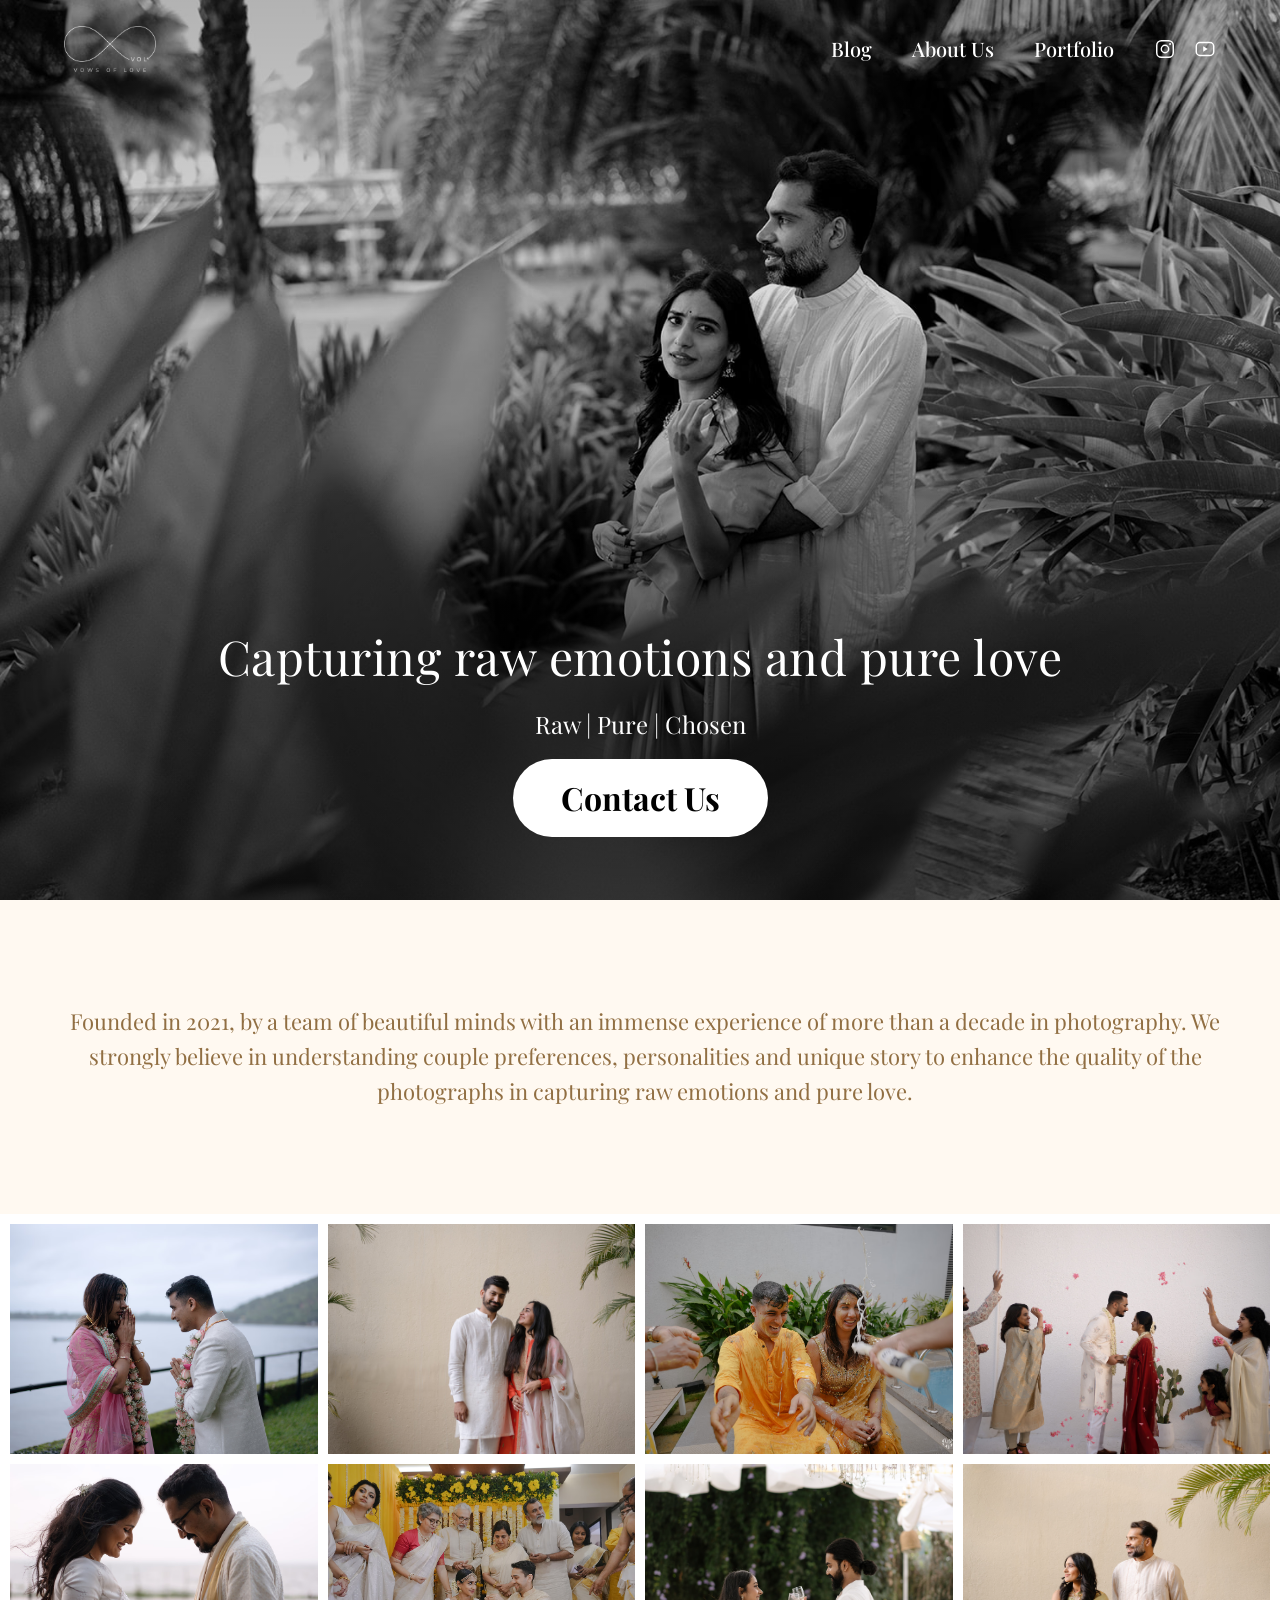
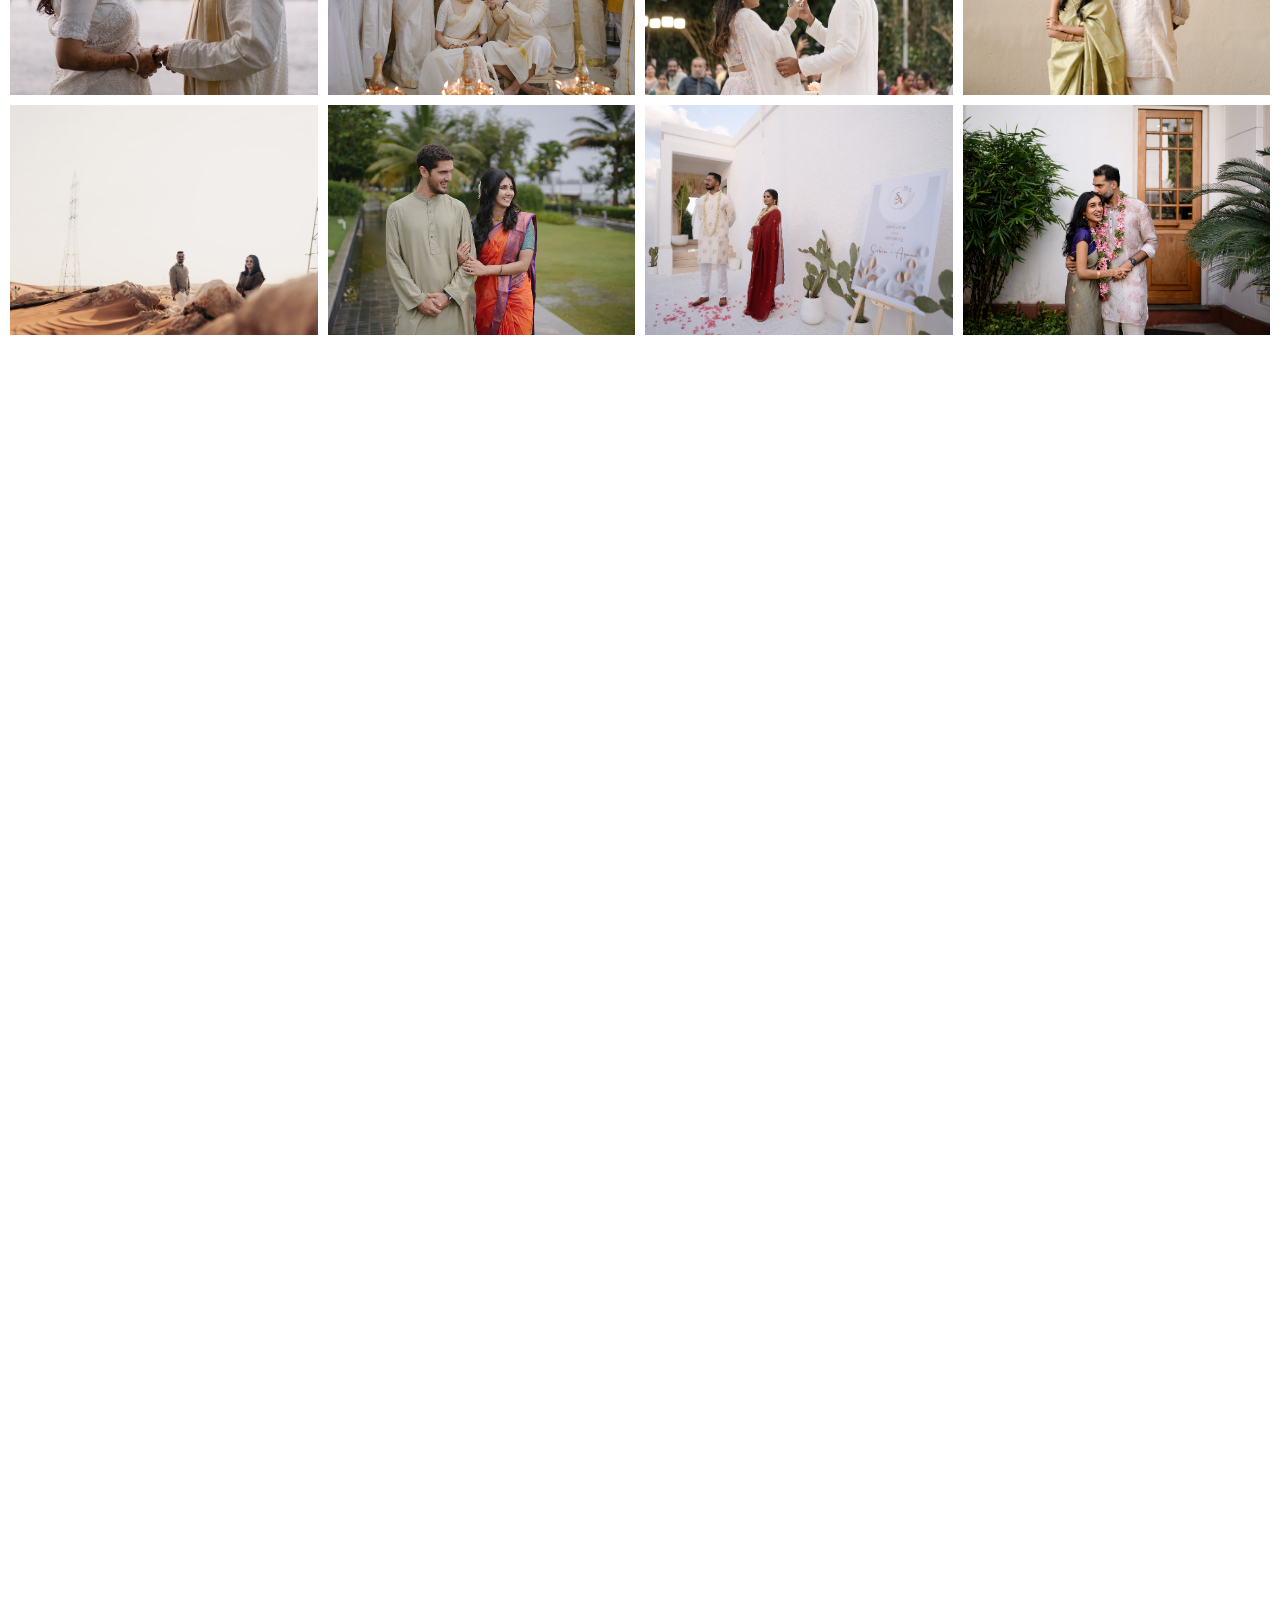
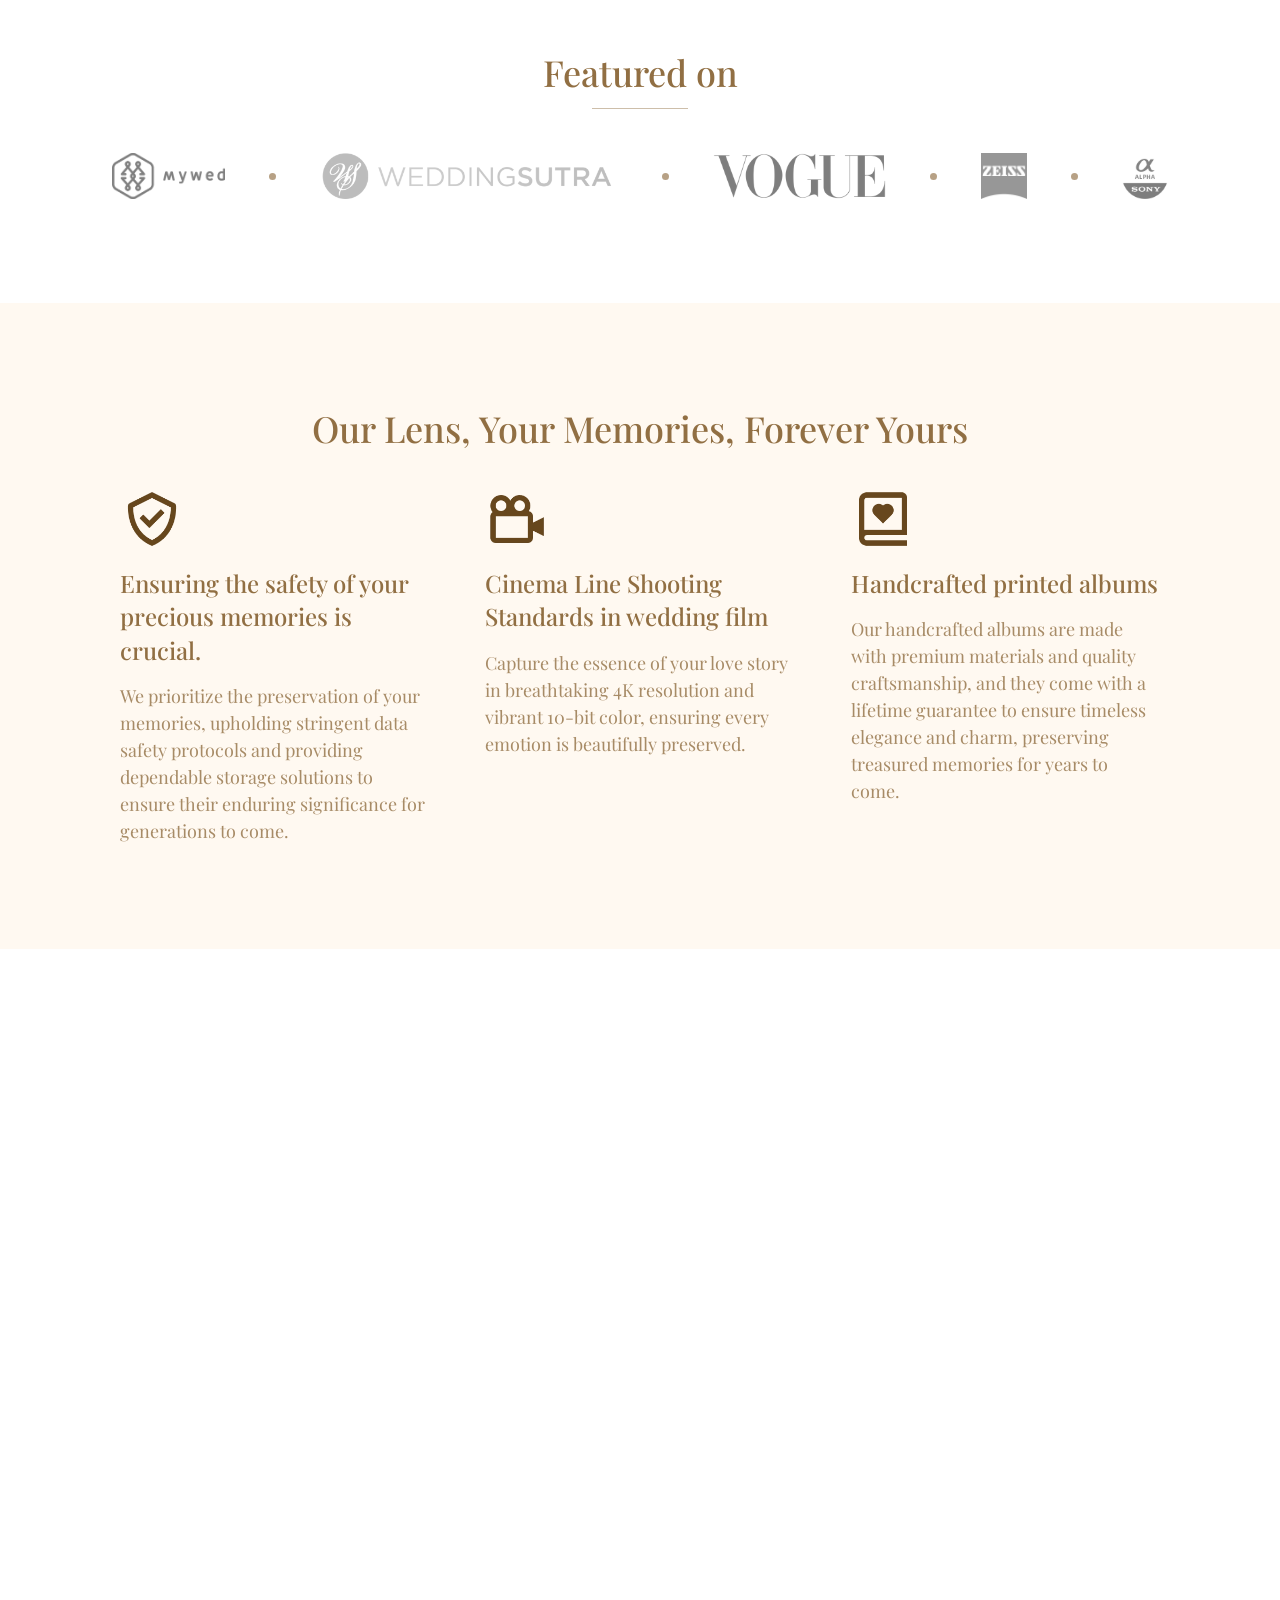
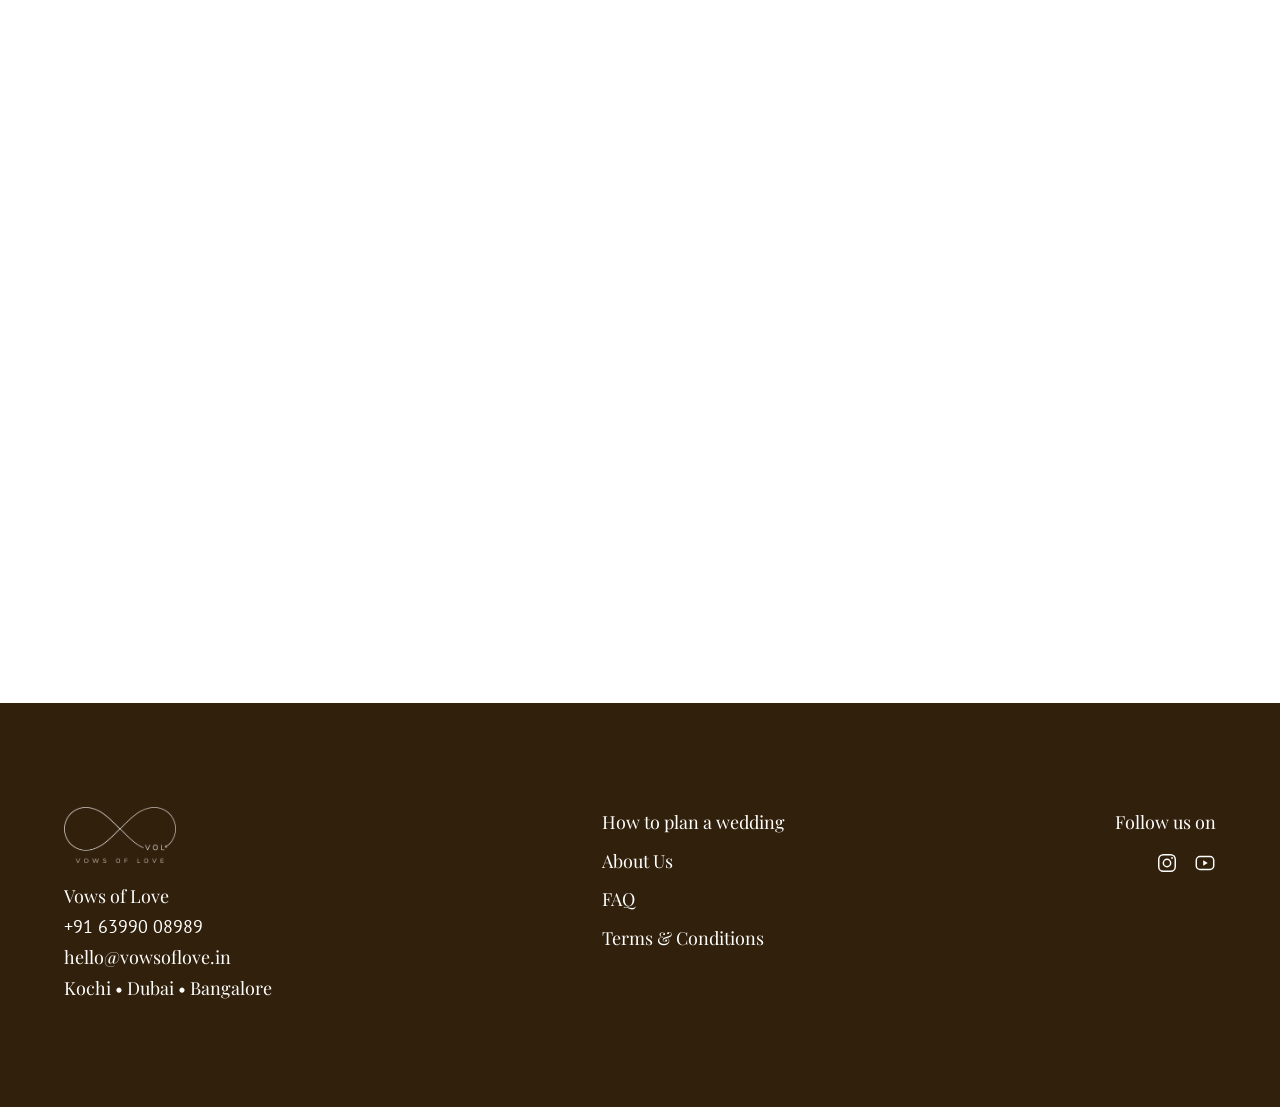
<file: index.html>
<!DOCTYPE html>
<html lang="en">
<head>
<meta charset="UTF-8" />
<meta name="viewport" content="width=device-width, initial-scale=1" />
<title>Vows of Love &mdash; Documentary Wedding Photography &amp; Films</title>
<meta name="description" content="Vows of Love (VOL) is a documentary-driven wedding photography and film studio capturing raw emotions, genuine connections and real moments. Based in Kochi, Dubai &amp; Bangalore." />
<meta name="keywords" content="wedding photography, wedding films, documentary wedding photography, candid wedding photographer, cinematic wedding film, Kochi wedding photographer, Dubai wedding photographer, Bangalore wedding photographer, Vows of Love, VOL" />
<meta name="author" content="Vows of Love" />
<meta name="robots" content="index, follow" />
<link rel="canonical" href="https://www.vowsoflove.in/" />
<meta name="theme-color" content="#31200b" />

<meta property="og:type" content="website" />
<meta property="og:site_name" content="Vows of Love" />
<meta property="og:title" content="Vows of Love — Documentary Wedding Photography & Films" />
<meta property="og:description" content="Capturing raw emotions and pure love. Documentary-driven, cinematic wedding photography and films." />
<meta property="og:url" content="https://www.vowsoflove.in/" />
<meta property="og:image" content="https://www.vowsoflove.in/images/hero_image.avif" />
<meta property="og:locale" content="en_US" />

<meta name="twitter:card" content="summary_large_image" />
<meta name="twitter:title" content="Vows of Love — Documentary Wedding Photography & Films" />
<meta name="twitter:description" content="Capturing raw emotions and pure love. Documentary-driven, cinematic wedding photography and films." />
<meta name="twitter:image" content="https://www.vowsoflove.in/images/hero_image.avif" />

<link rel="icon" href="favicon.svg" type="image/svg+xml" />
<link rel="apple-touch-icon" href="favicon.svg" />

<link rel="preconnect" href="https://fonts.googleapis.com" />
<link rel="preconnect" href="https://fonts.gstatic.com" crossorigin />
<link href="https://fonts.googleapis.com/css2?family=Playfair+Display:ital,wght@0,400;0,500;0,600;0,700;0,900;1,400;1,600&family=PT+Sans:wght@400;700&display=swap" rel="stylesheet" />
<link rel="stylesheet" href="css/styles.css" />
<script>document.documentElement.classList.add("js")</script>
<script type="application/ld+json">
{
  "@context": "https://schema.org",
  "@type": "ProfessionalService",
  "name": "Vows of Love",
  "alternateName": "VOL",
  "description": "Documentary-driven wedding photography and film studio capturing raw emotions and real moments.",
  "url": "https://www.vowsoflove.in/",
  "logo": "https://www.vowsoflove.in/favicon.svg",
  "image": "https://www.vowsoflove.in/images/hero_image.avif",
  "email": "hello@vowsoflove.in",
  "telephone": "+91-63990-08989",
  "foundingDate": "2021",
  "areaServed": ["Kochi", "Dubai", "Bangalore"],
  "sameAs": [
    "https://www.instagram.com/vowsoflove/",
    "https://www.youtube.com/@vowsoflove"
  ]
}
</script>
</head>
<body>

<!-- ============ HERO ============ -->
<section class="hero">
  <div class="hero__bg"></div>

  <header class="site-header">
    <a class="logo" href="./" aria-label="Vows of Love — home">
      <img src="images/logo.avif" alt="Vows of Love" />
    </a>
    <button class="nav-toggle" aria-label="Menu" aria-expanded="false">
      <span></span><span></span><span></span>
    </button>
    <nav class="nav">
      <a href="blog.html">Blog</a>
      <a href="about.html">About Us</a>
      <a href="https://vowsoflove.pic-time.com/portfolio" target="_blank" rel="noopener">Portfolio</a>
      <span class="socials">
        <a href="https://www.instagram.com/vowsoflove/" target="_blank" rel="noopener" aria-label="Instagram">
          <svg viewBox="0 0 24 24"><rect x="3" y="3" width="18" height="18" rx="5"/><circle cx="12" cy="12" r="4"/><circle cx="17.5" cy="6.5" r="1" fill="#fff" stroke="none"/></svg>
          <span class="s-label">Instagram</span>
        </a>
        <a href="https://www.youtube.com/@vowsoflove." target="_blank" rel="noopener" aria-label="YouTube">
          <svg viewBox="0 0 24 24"><rect x="2.5" y="5" width="19" height="14" rx="4"/><path d="M10 9l5 3-5 3z" fill="#fff" stroke="none"/></svg>
          <span class="s-label">Youtube</span>
        </a>
      </span>
    </nav>
  </header>

  <div class="hero__inner">
    <h1>Capturing raw emotions and pure love</h1>
    <p class="hero__tagline">Raw | Pure | Chosen</p>
    <a class="btn-pill" href="#contact">Contact Us</a>
  </div>
</section>

<!-- ============ INTRO ============ -->
<section class="intro" id="s-intro">
  <p class="reveal">Founded in 2021, by a team of beautiful minds with an immense experience of more than a decade in photography. We strongly believe in understanding couple preferences, personalities and unique story to enhance the quality of the photographs in capturing raw emotions and pure love.</p>
</section>

<!-- ============ PHOTO GRID (desktop) ============ -->
<section class="photo-grid" id="s-grid" aria-label="Photo gallery">
  <img src="images/gallery_01.avif" alt="Wedding photograph" loading="lazy" />
  <img src="images/gallery_02.avif" alt="Wedding photograph" loading="lazy" />
  <img src="images/gallery_03.avif" alt="Wedding photograph" loading="lazy" />
  <img src="images/gallery_04.avif" alt="Wedding photograph" loading="lazy" />
  <img src="images/gallery_05.avif" alt="Wedding photograph" loading="lazy" />
  <img src="images/gallery_06.avif" alt="Wedding photograph" loading="lazy" />
  <img src="images/gallery_07.avif" alt="Wedding photograph" loading="lazy" />
  <img src="images/gallery_08.avif" alt="Wedding photograph" loading="lazy" />
  <img src="images/gallery_09.avif" alt="Wedding photograph" loading="lazy" />
  <img src="images/gallery_10.avif" alt="Wedding photograph" loading="lazy" />
  <img src="images/gallery_11.avif" alt="Wedding photograph" loading="lazy" />
  <img src="images/gallery_12.avif" alt="Wedding photograph" loading="lazy" />
</section>

<!-- ============ PHOTO MARQUEE (mobile) ============ -->
<div class="photo-marquee" aria-label="Photo gallery">
  <div class="pm-row">
    <div class="pm-track pm-track--ltr">
      <img src="images/gallery_01.avif" alt="Wedding photograph" loading="lazy" />
      <img src="images/gallery_02.avif" alt="Wedding photograph" loading="lazy" />
      <img src="images/gallery_03.avif" alt="Wedding photograph" loading="lazy" />
      <img src="images/gallery_04.avif" alt="Wedding photograph" loading="lazy" />
      <img src="images/gallery_05.avif" alt="Wedding photograph" loading="lazy" />
      <img src="images/gallery_06.avif" alt="Wedding photograph" loading="lazy" />
      <img src="images/gallery_01.avif" alt="" aria-hidden="true" loading="lazy" />
      <img src="images/gallery_02.avif" alt="" aria-hidden="true" loading="lazy" />
      <img src="images/gallery_03.avif" alt="" aria-hidden="true" loading="lazy" />
      <img src="images/gallery_04.avif" alt="" aria-hidden="true" loading="lazy" />
      <img src="images/gallery_05.avif" alt="" aria-hidden="true" loading="lazy" />
      <img src="images/gallery_06.avif" alt="" aria-hidden="true" loading="lazy" />
    </div>
  </div>
  <div class="pm-row">
    <div class="pm-track pm-track--rtl">
      <img src="images/gallery_07.avif" alt="Wedding photograph" loading="lazy" />
      <img src="images/gallery_08.avif" alt="Wedding photograph" loading="lazy" />
      <img src="images/gallery_09.avif" alt="Wedding photograph" loading="lazy" />
      <img src="images/gallery_10.avif" alt="Wedding photograph" loading="lazy" />
      <img src="images/gallery_11.avif" alt="Wedding photograph" loading="lazy" />
      <img src="images/gallery_12.avif" alt="Wedding photograph" loading="lazy" />
      <img src="images/gallery_07.avif" alt="" aria-hidden="true" loading="lazy" />
      <img src="images/gallery_08.avif" alt="" aria-hidden="true" loading="lazy" />
      <img src="images/gallery_09.avif" alt="" aria-hidden="true" loading="lazy" />
      <img src="images/gallery_10.avif" alt="" aria-hidden="true" loading="lazy" />
      <img src="images/gallery_11.avif" alt="" aria-hidden="true" loading="lazy" />
      <img src="images/gallery_12.avif" alt="" aria-hidden="true" loading="lazy" />
    </div>
  </div>
</div>

<!-- ============ OUR APPROACH ============ -->
<section class="section approach" id="s-approach">
  <h2 class="sec-title reveal">Our Approach</h2>
  <p class="approach__lead reveal">We strongly believe that, genuine interest of understanding each of our couple is the best way to ensure the documentation of your big day and to deliver something that stays close to their heart forever. Our approach involves three stages,</p>
  <div class="approach__cols reveal">
    <p><b>RAW</b><br/>Unfiltered emotions. Honest moments. Real stories. We allow moments to unfold naturally rather than turning your wedding into a constant photoshoot.</p>
    <p><b>PURE</b><br/>Timeless imagery built around people and connection. We look beyond the décor and details to document the relationships, emotions and atmosphere that make your wedding yours.</p>
    <p><b>CHOSEN</b><br/>Every frame has a reason. From thousands of moments, we carefully choose the images and scenes that deserve to become part of your story.</p> 
  </div>
</section>

<!-- ============ PARALLAX BANNER ============ -->
<section class="banner" id="s-banner" role="img" aria-label="Wedding moment"></section>

<!-- ============ FEATURED ON ============ -->
<section class="section featured" id="s-featured">
  <div class="featured__head reveal">
    <h2 class="sec-title">Featured on</h2>
    <span class="rule"></span>
  </div>
  <div class="logo-row reveal">
    <img class="l-mywed" src="images/client_logo_01.avif" alt="MyWed" loading="lazy" />
    <span class="dot"></span>
    <img class="l-wide" src="images/client_logo_02.avif" alt="WeddingSutra" loading="lazy" />
    <span class="dot"></span>
    <img class="l-vogue" src="images/client_logo_03.avif" alt="Vogue" loading="lazy" />
    <span class="dot"></span>
    <img class="l-zeiss" src="images/client_logo_04.webp" alt="Zeiss" loading="lazy" />
    <span class="dot"></span>
    <img class="l-sony" src="images/client_logo_05.avif" alt="Sony Alpha" loading="lazy" />
  </div>
</section>

<!-- ============ OUR LENS ============ -->
<section class="lens" id="s-lens">
  <h2 class="sec-title reveal">Our Lens, Your Memories, Forever Yours</h2>
  <div class="lens__cards">
    <article class="lens__card reveal">
      <img src="images/feature_icon_01.webp" alt="" aria-hidden="true" loading="lazy" />
      <h3>Ensuring the safety of your precious memories is crucial.</h3>
      <p>We prioritize the preservation of your memories, upholding stringent data safety protocols and providing dependable storage solutions to ensure their enduring significance for generations to come.</p>
    </article>
    <article class="lens__card reveal">
      <img src="images/feature_icon_02.webp" alt="" aria-hidden="true" loading="lazy" />
      <h3>Cinema Line Shooting Standards in wedding film</h3>
      <p>Capture the essence of your love story in breathtaking 4K resolution and vibrant 10-bit color, ensuring every emotion is beautifully preserved.</p>
    </article>
    <article class="lens__card reveal">
      <img src="images/feature_icon_03.avif" alt="" aria-hidden="true" loading="lazy" />
      <h3>Handcrafted printed albums</h3>
      <p>Our handcrafted albums are made with premium materials and quality craftsmanship, and they come with a lifetime guarantee to ensure timeless elegance and charm, preserving treasured memories for years to come.</p>
    </article>
  </div>
</section>

<!-- ============ CONTACT ============ -->
<section class="contact" id="contact">
  <iframe id="sn-form" title="Contact form"
    src="https://app.studioninja.co/contactform/parser/0a800fc8-77b1-1ee0-8177-dd617b1e3b1f/0a800fc9-77b1-1b90-8177-df7c1ca32be2"
    height="1200" scrolling="no" allowfullscreen></iframe>
</section>
<script src="https://app.studioninja.co/client-assets/form-render/assets/scripts/iframeResizer.js" data-iframe-id="sn-form"></script>

<!-- ============ FOOTER ============ -->
<footer class="site-footer">
  <div class="site-footer__inner">
    <div class="f-brand">
      <img src="images/logo.avif" alt="Vows of Love" />
      <p>Vows of Love</p>
      <p class="phone"><a href="tel:+916399008989">+91 63990 08989</a></p>
      <p><a href="mailto:hello@vowsoflove.in">hello@vowsoflove.in</a></p>
      <p>Kochi &bull; Dubai &bull; Bangalore</p>
    </div>
    <nav class="f-links">
      <a href="how-to-plan-a-wedding.html">How to plan a wedding</a>
      <a href="about.html">About Us</a>
      <a href="faq.html">FAQ</a>
      <a href="terms-and-conditions.html">Terms &amp; Conditions</a>
    </nav>
    <div class="f-social">
      <p>Follow us on</p>
      <div class="icons">
        <a href="https://www.instagram.com/vowsoflove/" target="_blank" rel="noopener" aria-label="Instagram">
          <svg viewBox="0 0 24 24"><rect x="3" y="3" width="18" height="18" rx="5"/><circle cx="12" cy="12" r="4"/><circle cx="17.5" cy="6.5" r="1" fill="#fff" stroke="none"/></svg>
        </a>
        <a href="https://www.youtube.com/@vowsoflove." target="_blank" rel="noopener" aria-label="YouTube">
          <svg viewBox="0 0 24 24"><rect x="2.5" y="5" width="19" height="14" rx="4"/><path d="M10 9l5 3-5 3z" fill="#fff" stroke="none"/></svg>
        </a>
      </div>
    </div>
  </div>
</footer>

<script src="js/main.js"></script>
</body>
</html>
</file>
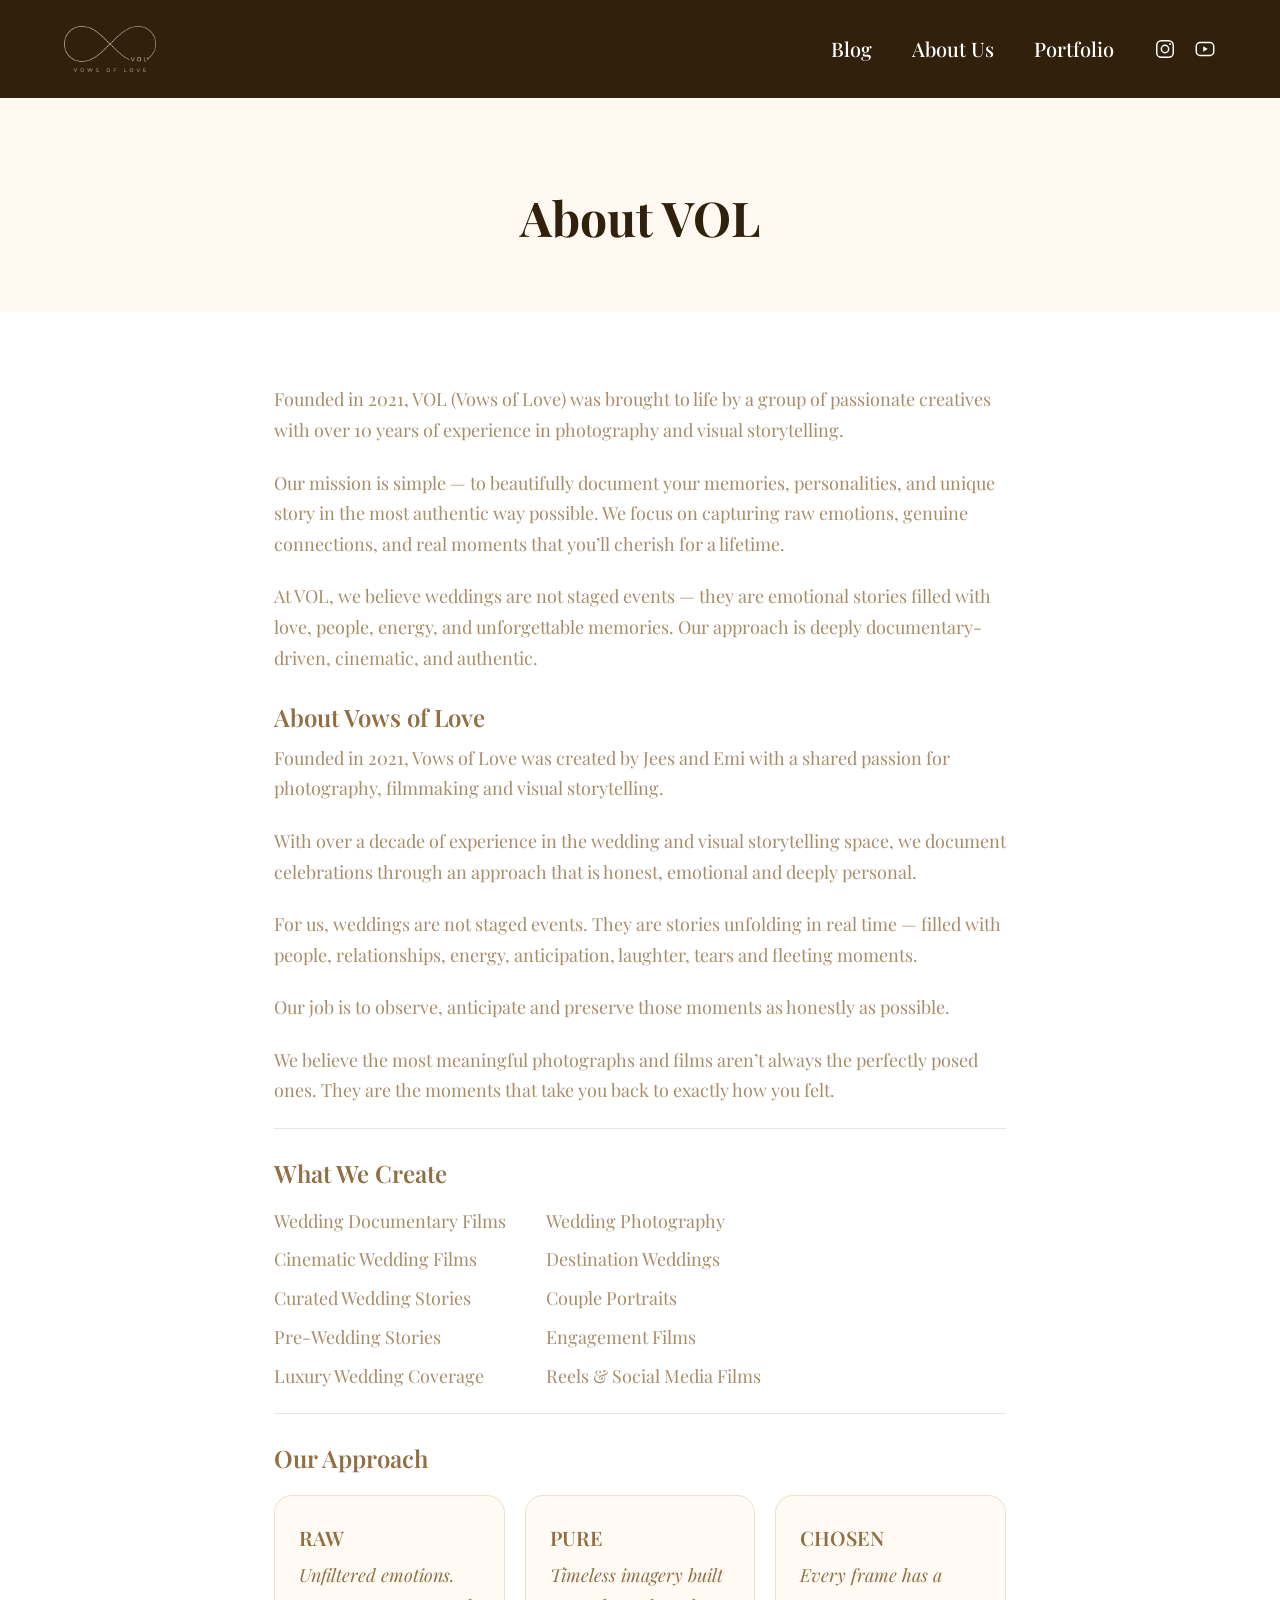
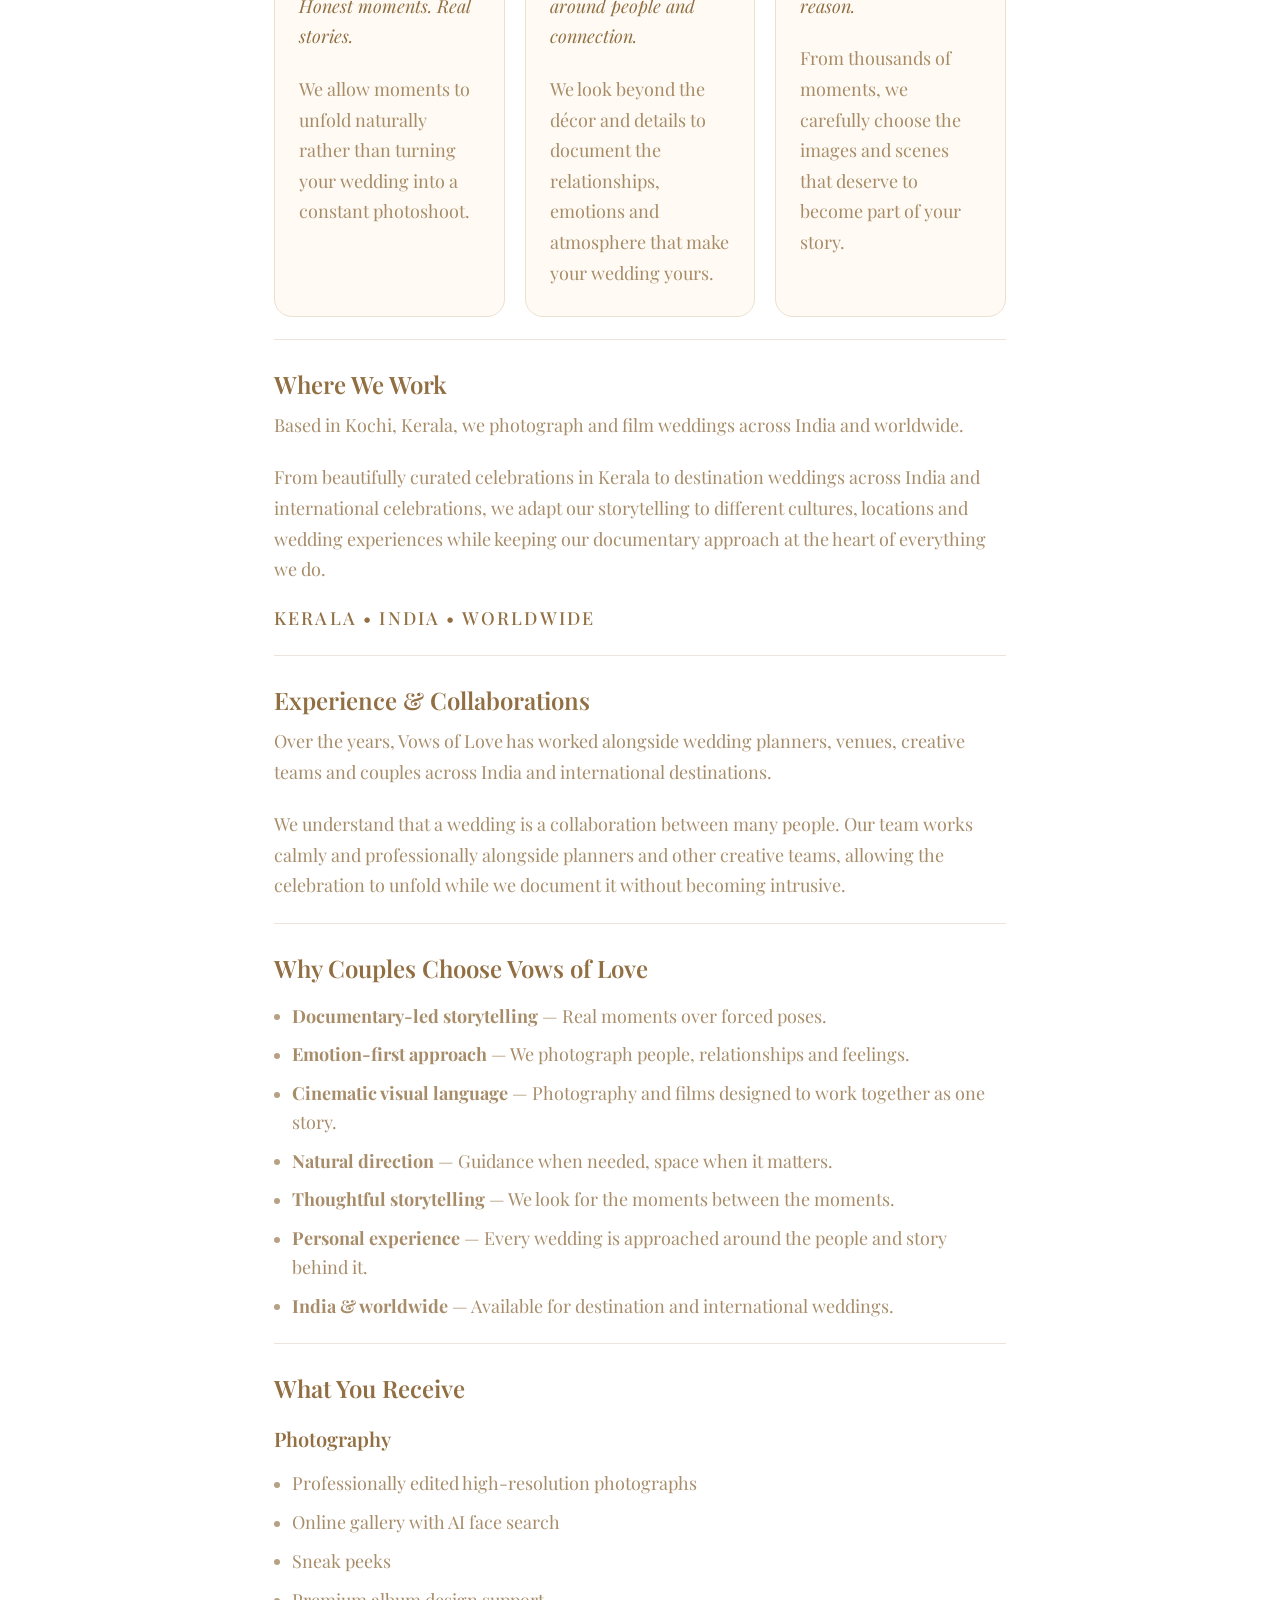
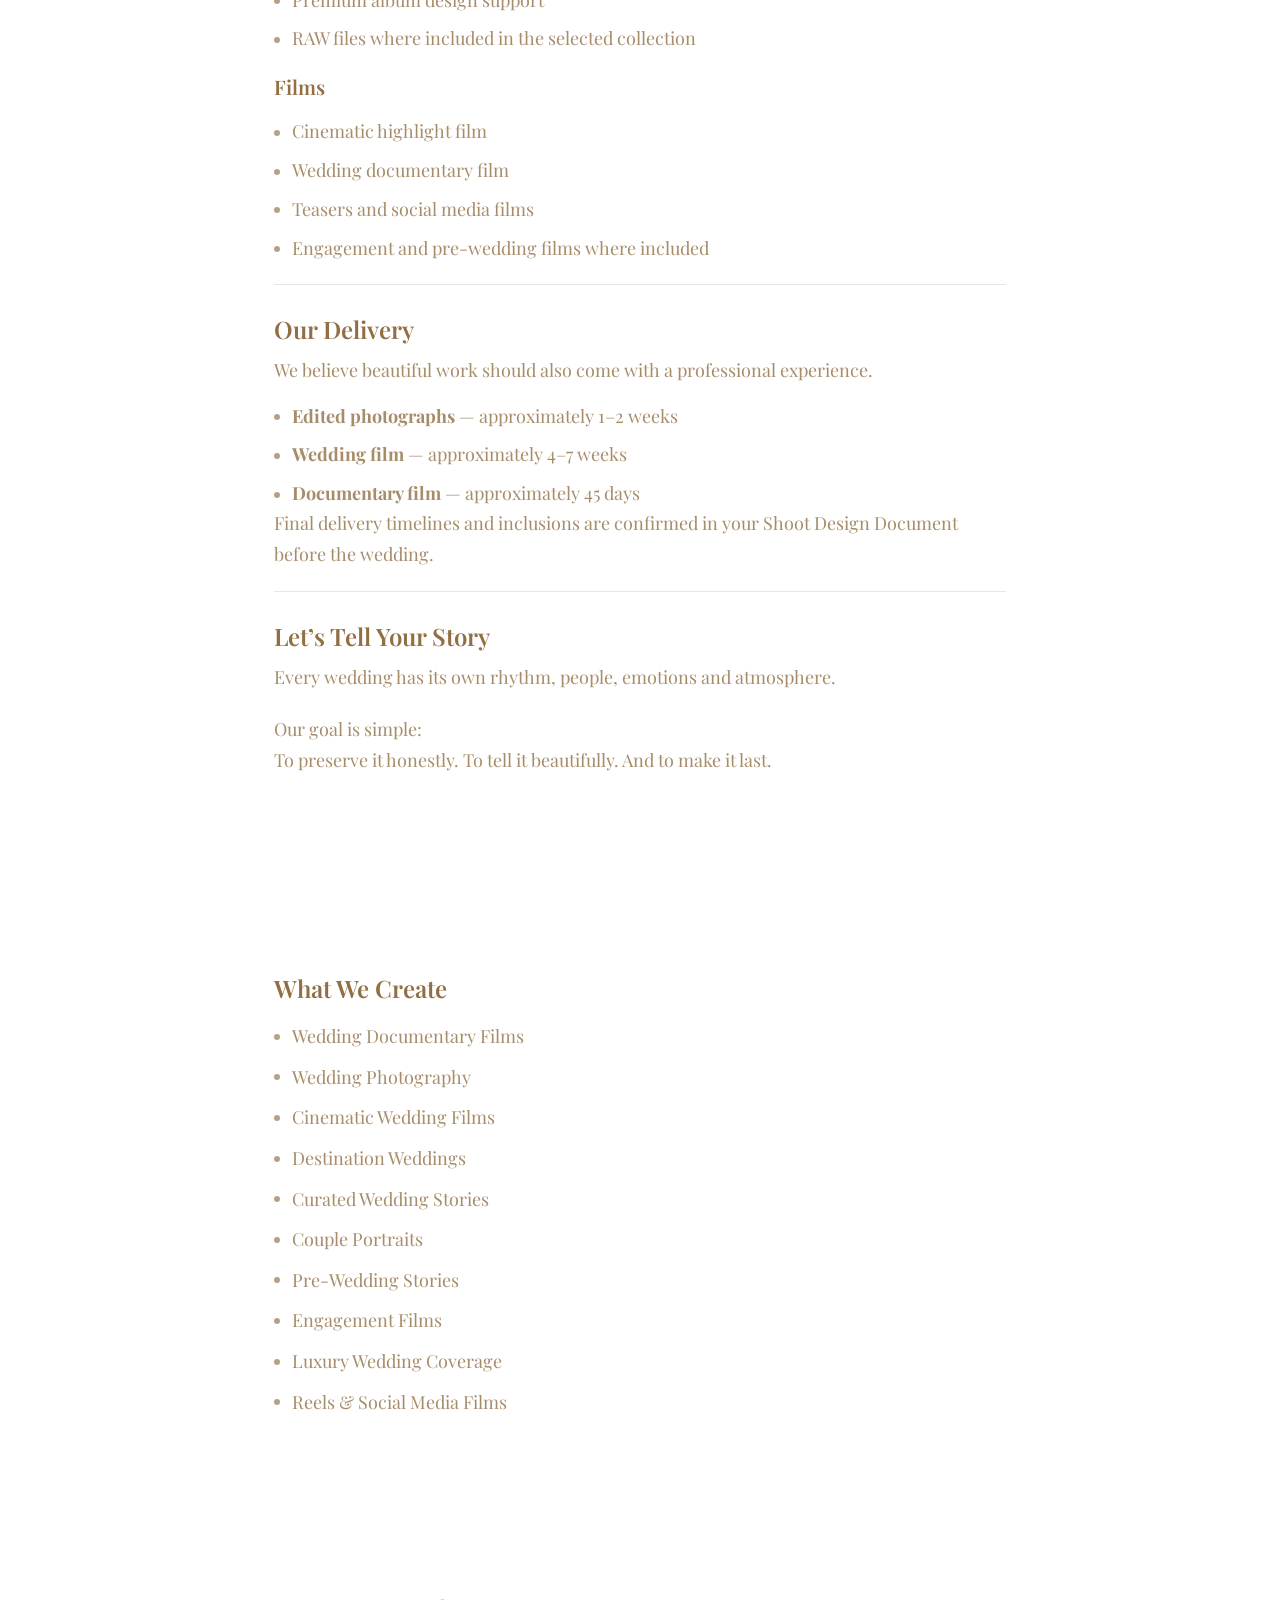
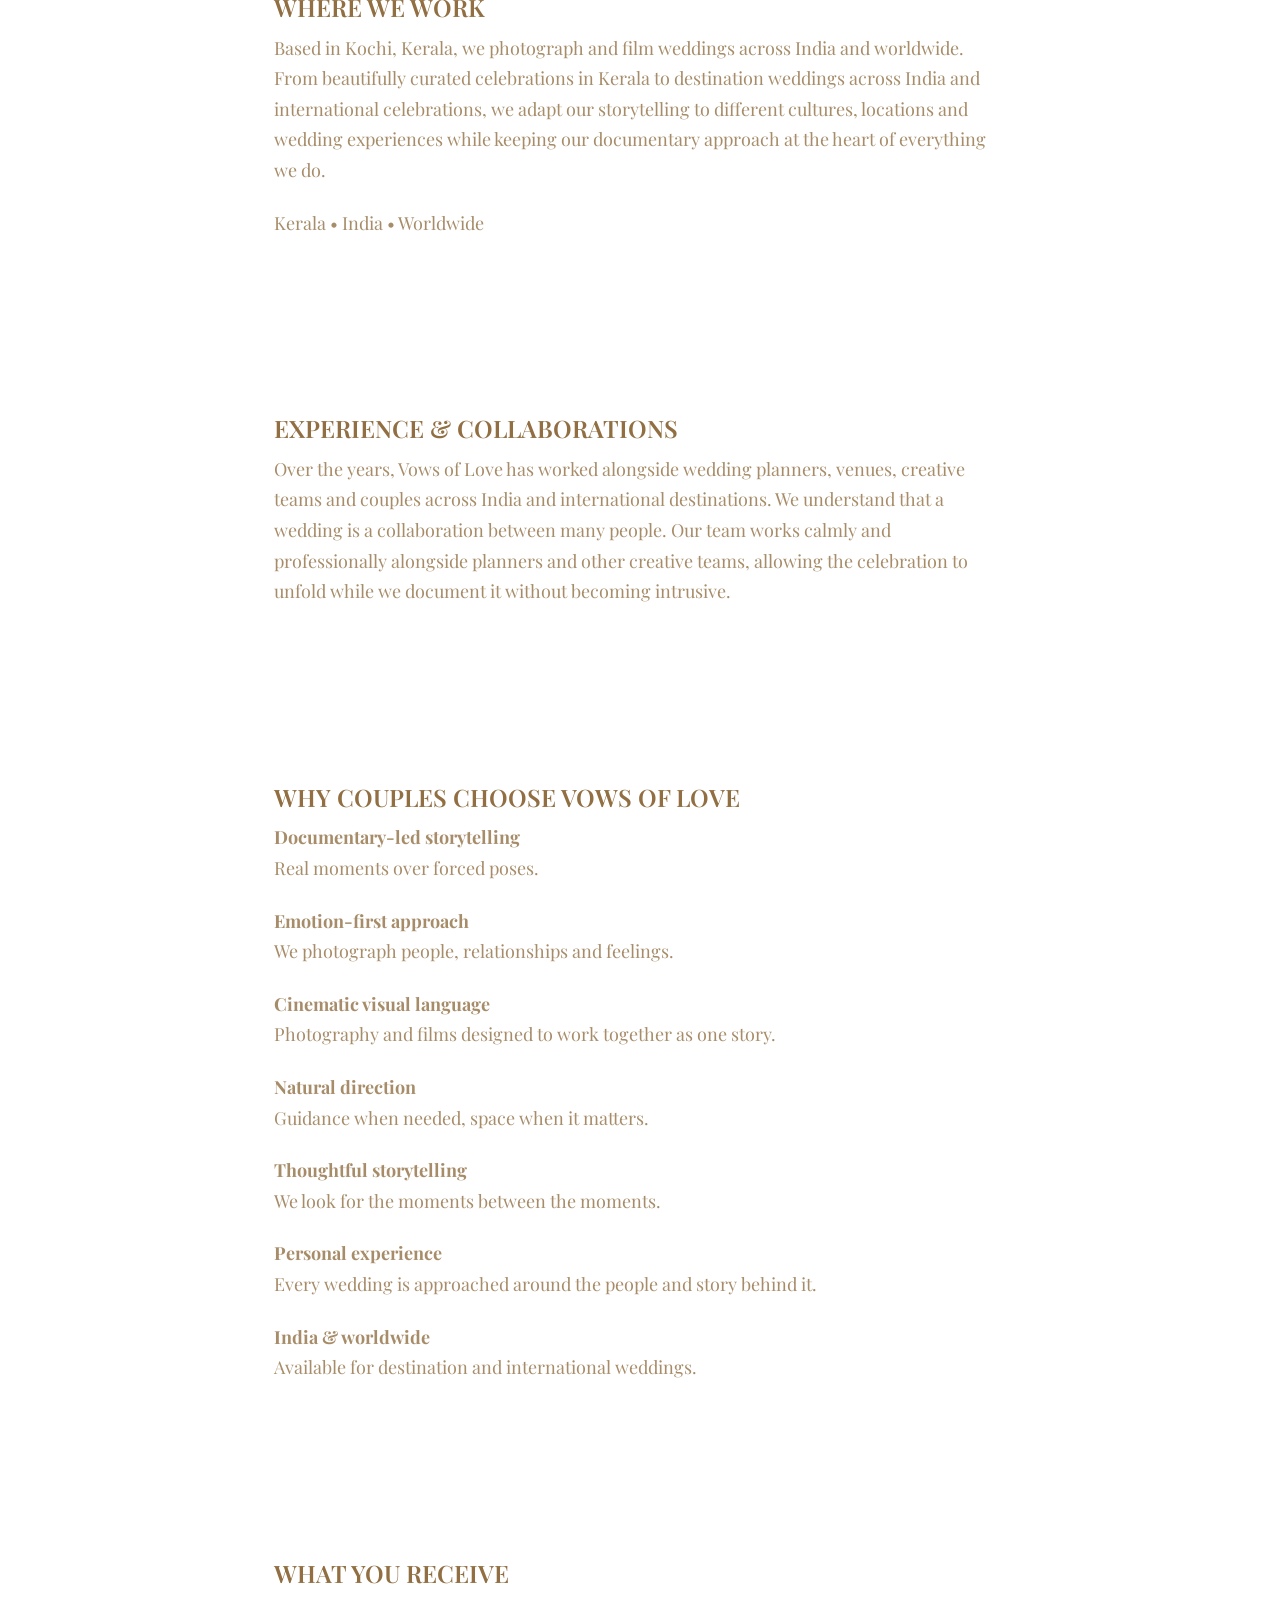
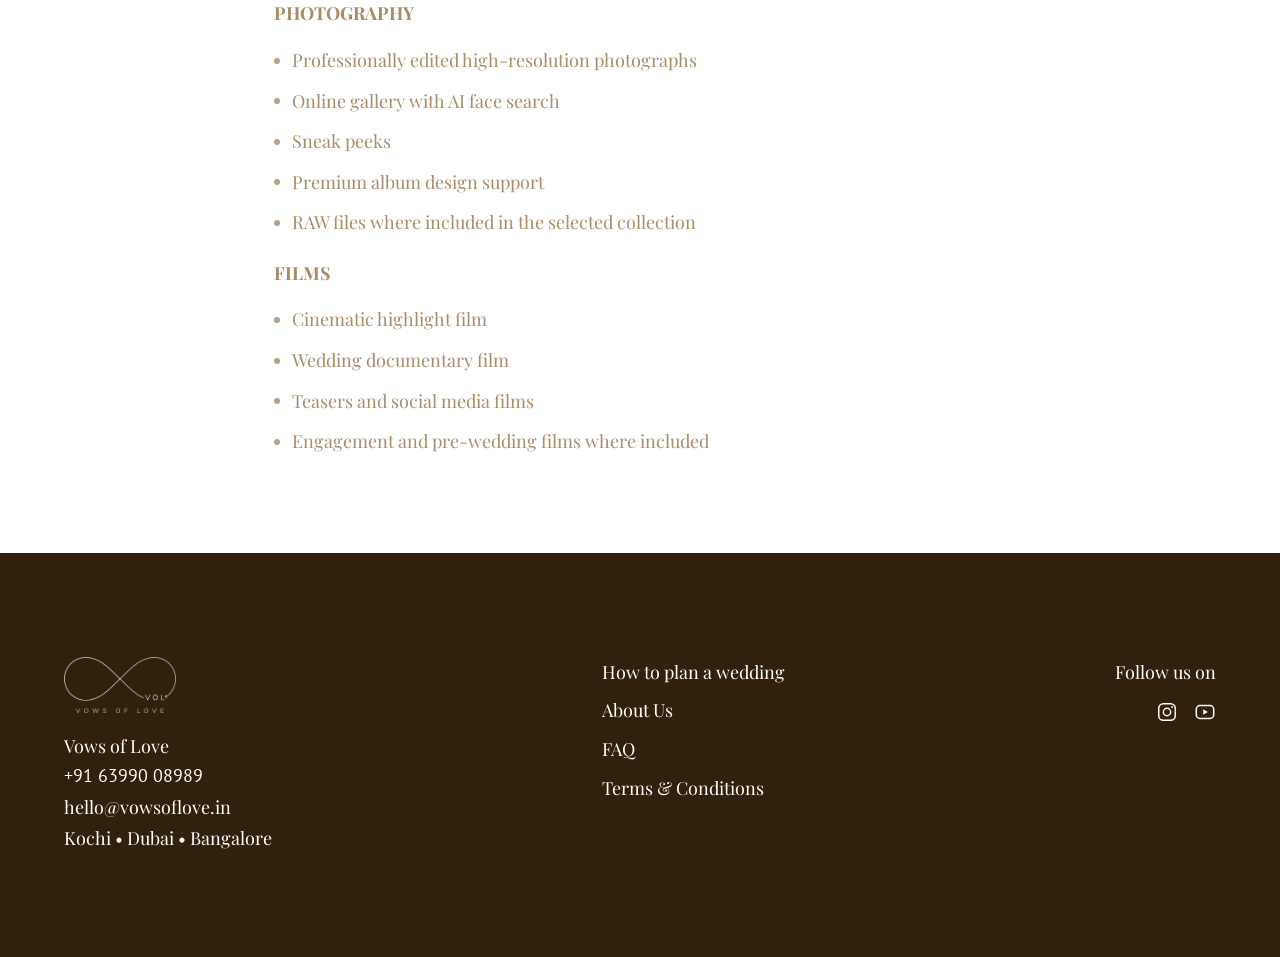
<file: about.html>
<!DOCTYPE html>
<html lang="en">
<head>
<meta charset="UTF-8" />
<meta name="viewport" content="width=device-width, initial-scale=1" />
<title>About VOL &mdash; Documentary Wedding Storytellers | Vows of Love</title>
<meta name="description" content="Founded in 2021, Vows of Love (VOL) is a team of creatives with 10+ years in photography and visual storytelling, documenting weddings in a documentary-driven, cinematic and authentic style." />
<meta name="keywords" content="about Vows of Love, VOL wedding photography, documentary wedding photographers, cinematic wedding films, wedding storytelling" />
<meta name="author" content="Vows of Love" />
<meta name="robots" content="index, follow" />
<link rel="canonical" href="https://www.vowsoflove.in/about.html" />
<meta name="theme-color" content="#31200b" />

<meta property="og:type" content="website" />
<meta property="og:site_name" content="Vows of Love" />
<meta property="og:title" content="About VOL — Documentary Wedding Storytellers" />
<meta property="og:description" content="Founded in 2021, a team of creatives documenting weddings in a documentary-driven, cinematic and authentic style." />
<meta property="og:url" content="https://www.vowsoflove.in/about.html" />
<meta property="og:image" content="https://www.vowsoflove.in/images/hero_image.avif" />
<meta property="og:locale" content="en_US" />

<meta name="twitter:card" content="summary_large_image" />
<meta name="twitter:title" content="About VOL — Documentary Wedding Storytellers" />
<meta name="twitter:description" content="Founded in 2021, a team of creatives documenting weddings in a documentary-driven, cinematic and authentic style." />
<meta name="twitter:image" content="https://www.vowsoflove.in/images/hero_image.avif" />

<link rel="icon" href="favicon.svg" type="image/svg+xml" />
<link rel="apple-touch-icon" href="favicon.svg" />

<link rel="preconnect" href="https://fonts.googleapis.com" />
<link rel="preconnect" href="https://fonts.gstatic.com" crossorigin />
<link href="https://fonts.googleapis.com/css2?family=Playfair+Display:ital,wght@0,400;0,500;0,600;0,700;0,900;1,400;1,600&family=PT+Sans:wght@400;700&display=swap" rel="stylesheet" />
<link rel="stylesheet" href="css/styles.css" />
<script>document.documentElement.classList.add("js")</script>
</head>
<body>

<header class="site-header site-header--solid">
  <a class="logo" href="./" aria-label="Vows of Love — home">
    <img src="images/logo.avif" alt="Vows of Love" />
  </a>
  <button class="nav-toggle" aria-label="Menu" aria-expanded="false">
    <span></span><span></span><span></span>
  </button>
  <nav class="nav">
    <a href="blog.html">Blog</a>
    <a href="about.html">About Us</a>
    <a href="https://vowsoflove.pic-time.com/portfolio" target="_blank" rel="noopener">Portfolio</a>
    <span class="socials">
      <a href="https://www.instagram.com/vowsoflove/" target="_blank" rel="noopener" aria-label="Instagram">
        <svg viewBox="0 0 24 24"><rect x="3" y="3" width="18" height="18" rx="5"/><circle cx="12" cy="12" r="4"/><circle cx="17.5" cy="6.5" r="1" fill="#fff" stroke="none"/></svg>
        <span class="s-label">Instagram</span>
      </a>
      <a href="https://www.youtube.com/@vowsoflove." target="_blank" rel="noopener" aria-label="YouTube">
        <svg viewBox="0 0 24 24"><rect x="2.5" y="5" width="19" height="14" rx="4"/><path d="M10 9l5 3-5 3z" fill="#fff" stroke="none"/></svg>
        <span class="s-label">Youtube</span>
      </a>
    </span>
  </nav>
</header>

<section class="page-hero">
  <h1>About VOL</h1>
</section>

<div class="prose">
  <p>Founded in 2021, VOL (Vows of Love) was brought to life by a group of passionate creatives with over 10 years of experience in photography and visual storytelling.</p>
  <p>Our mission is simple &mdash; to beautifully document your memories, personalities, and unique story in the most authentic way possible. We focus on capturing raw emotions, genuine connections, and real moments that you&rsquo;ll cherish for a lifetime.</p>
  <p>At VOL, we believe weddings are not staged events &mdash; they are emotional stories filled with love, people, energy, and unforgettable memories. Our approach is deeply documentary-driven, cinematic, and authentic.</p>

  <div class="item">
    <h2>About Vows of Love</h2>
    <p>Founded in 2021, Vows of Love was created by Jees and Emi with a shared passion for photography, filmmaking and visual storytelling.</p>
    <p>With over a decade of experience in the wedding and visual storytelling space, we document celebrations through an approach that is honest, emotional and deeply personal.</p>
    <p>For us, weddings are not staged events. They are stories unfolding in real time &mdash; filled with people, relationships, energy, anticipation, laughter, tears and fleeting moments.</p>
    <p>Our job is to observe, anticipate and preserve those moments as honestly as possible.</p>
    <p>We believe the most meaningful photographs and films aren&rsquo;t always the perfectly posed ones. They are the moments that take you back to exactly how you felt.</p>
  </div>

  <div class="item">
    <h2>What We Create</h2>
    <ul class="tags">
      <li>Wedding Documentary Films</li>
      <li>Wedding Photography</li>
      <li>Cinematic Wedding Films</li>
      <li>Destination Weddings</li>
      <li>Curated Wedding Stories</li>
      <li>Couple Portraits</li>
      <li>Pre-Wedding Stories</li>
      <li>Engagement Films</li>
      <li>Luxury Wedding Coverage</li>
      <li>Reels &amp; Social Media Films</li>
    </ul>
  </div>

  <div class="item">
    <h2>Our Approach</h2>
    <div class="values">
      <div>
        <h3>RAW</h3>
        <p class="lead">Unfiltered emotions. Honest moments. Real stories.</p>
        <p>We allow moments to unfold naturally rather than turning your wedding into a constant photoshoot.</p>
      </div>
      <div>
        <h3>PURE</h3>
        <p class="lead">Timeless imagery built around people and connection.</p>
        <p>We look beyond the d&eacute;cor and details to document the relationships, emotions and atmosphere that make your wedding yours.</p>
      </div>
      <div>
        <h3>CHOSEN</h3>
        <p class="lead">Every frame has a reason.</p>
        <p>From thousands of moments, we carefully choose the images and scenes that deserve to become part of your story.</p>
      </div>
    </div>
  </div>

  <div class="item">
    <h2>Where We Work</h2>
    <p>Based in Kochi, Kerala, we photograph and film weddings across India and worldwide.</p>
    <p>From beautifully curated celebrations in Kerala to destination weddings across India and international celebrations, we adapt our storytelling to different cultures, locations and wedding experiences while keeping our documentary approach at the heart of everything we do.</p>
    <p class="tagline">Kerala &bull; India &bull; Worldwide</p>
  </div>

  <div class="item">
    <h2>Experience &amp; Collaborations</h2>
    <p>Over the years, Vows of Love has worked alongside wedding planners, venues, creative teams and couples across India and international destinations.</p>
    <p>We understand that a wedding is a collaboration between many people. Our team works calmly and professionally alongside planners and other creative teams, allowing the celebration to unfold while we document it without becoming intrusive.</p>
  </div>

  <div class="item">
    <h2>Why Couples Choose Vows of Love</h2>
    <ul class="pairs">
      <li><strong>Documentary-led storytelling</strong> &mdash; Real moments over forced poses.</li>
      <li><strong>Emotion-first approach</strong> &mdash; We photograph people, relationships and feelings.</li>
      <li><strong>Cinematic visual language</strong> &mdash; Photography and films designed to work together as one story.</li>
      <li><strong>Natural direction</strong> &mdash; Guidance when needed, space when it matters.</li>
      <li><strong>Thoughtful storytelling</strong> &mdash; We look for the moments between the moments.</li>
      <li><strong>Personal experience</strong> &mdash; Every wedding is approached around the people and story behind it.</li>
      <li><strong>India &amp; worldwide</strong> &mdash; Available for destination and international weddings.</li>
    </ul>
  </div>

  <div class="item">
    <h2>What You Receive</h2>
    <h3>Photography</h3>
    <ul>
      <li>Professionally edited high-resolution photographs</li>
      <li>Online gallery with AI face search</li>
      <li>Sneak peeks</li>
      <li>Premium album design support</li>
      <li>RAW files where included in the selected collection</li>
    </ul>
    <h3>Films</h3>
    <ul>
      <li>Cinematic highlight film</li>
      <li>Wedding documentary film</li>
      <li>Teasers and social media films</li>
      <li>Engagement and pre-wedding films where included</li>
    </ul>
  </div>

  <div class="item">
    <h2>Our Delivery</h2>
    <p>We believe beautiful work should also come with a professional experience.</p>
    <ul class="pairs">
      <li><strong>Edited photographs</strong> &mdash; approximately 1&ndash;2 weeks</li>
      <li><strong>Wedding film</strong> &mdash; approximately 4&ndash;7 weeks</li>
      <li><strong>Documentary film</strong> &mdash; approximately 45 days</li>
    </ul>
    <p>Final delivery timelines and inclusions are confirmed in your Shoot Design Document before the wedding.</p>
  </div>

  <div class="item">
    <h2>Let&rsquo;s Tell Your Story</h2>
    <p>Every wedding has its own rhythm, people, emotions and atmosphere.</p>
    <p>Our goal is simple:<br />To preserve it honestly. To tell it beautifully. And to make it last.</p>
  </div>
</div>

<div class="prose">
    <h2>What We Create</h2>
    <ul>
      <li><p>Wedding Documentary Films</p></li>
      <li><p>Wedding Photography</p></li>
      <li><p>Cinematic Wedding Films</p></li>
      <li><p>Destination Weddings</p></li>
      <li><p>Curated Wedding Stories</p></li>
      <li><p>Couple Portraits</p></li>
      <li><p>Pre-Wedding Stories</p></li>
      <li><p>Engagement Films</p></li>
      <li><p>Luxury Wedding Coverage</p></li>
      <li><p>Reels &amp; Social Media Films</p></li>
    </ul>
</div>

<div class="prose">
  <h2>WHERE WE WORK</h2>
  <p>Based in Kochi, Kerala, we photograph and film weddings across India and worldwide. From beautifully curated celebrations in Kerala to destination weddings across India and international celebrations, we adapt our storytelling to different cultures, locations and wedding experiences while keeping our documentary approach at the heart of everything we do.</p>
  <p>Kerala • India • Worldwide</p>
</div>

<div class="prose">
  <h2>EXPERIENCE & COLLABORATIONS</h2>
  <p>Over the years, Vows of Love has worked alongside wedding planners, venues, creative teams and couples across India and international destinations. We understand that a wedding is a collaboration between many people. Our team works calmly and professionally alongside planners and other creative teams, allowing the celebration to unfold while we document it without becoming intrusive.</p>
</div>

<div class="prose">
  <h2>WHY COUPLES CHOOSE VOWS OF LOVE</h2>
  <p><b>Documentary-led storytelling</b><br>Real moments over forced poses.</p>
  <p><b>Emotion-first approach</b><br>We photograph people, relationships and feelings.</p>
  <p><b>Cinematic visual language</b><br>Photography and films designed to work together as one story.</p>
  <p><b>Natural direction</b><br>Guidance when needed, space when it matters.</p>
  <p><b>Thoughtful storytelling</b><br>We look for the moments between the moments.</p>
  <p><b>Personal experience</b><br>Every wedding is approached around the people and story behind it.</p> 
  <p><b>India & worldwide</b><br>Available for destination and international weddings.</p> 
</div>

<div class="prose">
    <h2>WHAT YOU RECEIVE</h2>
    <p><b>PHOTOGRAPHY</b></p>
    <ul style="padding-bottom: 20px">
      <li><p>Professionally edited high-resolution photographs</p></li>
      <li><p>Online gallery with AI face search </p></li>
      <li><p>Sneak peeks</p></li>
      <li><p>Premium album design support</p></li>
      <li><p>RAW files where included in the selected collection</p></li>
    </ul>
    <p><b>FILMS</b></p>
    <ul>
      <li><p>Cinematic highlight film</p></li>
      <li><p>Wedding documentary film</p></li>
      <li><p>Teasers and social media films</p></li>
      <li><p>Engagement and pre-wedding films where included</p></li>
    </ul>
</div>



<footer class="site-footer">
  <div class="site-footer__inner">
    <div class="f-brand">
      <img src="images/logo.avif" alt="Vows of Love" />
      <p>Vows of Love</p>
      <p class="phone"><a href="tel:+916399008989">+91 63990 08989</a></p>
      <p><a href="mailto:hello@vowsoflove.in">hello@vowsoflove.in</a></p>
      <p>Kochi &bull; Dubai &bull; Bangalore</p>
    </div>
    <nav class="f-links">
      <a href="how-to-plan-a-wedding.html">How to plan a wedding</a>
      <a href="about.html">About Us</a>
      <a href="faq.html">FAQ</a>
      <a href="terms-and-conditions.html">Terms &amp; Conditions</a>
    </nav>
    <div class="f-social">
      <p>Follow us on</p>
      <div class="icons">
        <a href="https://www.instagram.com/vowsoflove/" target="_blank" rel="noopener" aria-label="Instagram">
          <svg viewBox="0 0 24 24"><rect x="3" y="3" width="18" height="18" rx="5"/><circle cx="12" cy="12" r="4"/><circle cx="17.5" cy="6.5" r="1" fill="#fff" stroke="none"/></svg>
        </a>
        <a href="https://www.youtube.com/@vowsoflove." target="_blank" rel="noopener" aria-label="YouTube">
          <svg viewBox="0 0 24 24"><rect x="2.5" y="5" width="19" height="14" rx="4"/><path d="M10 9l5 3-5 3z" fill="#fff" stroke="none"/></svg>
        </a>
      </div>
    </div>
  </div>
</footer>

<script src="js/main.js"></script>
</body>
</html>
</file>
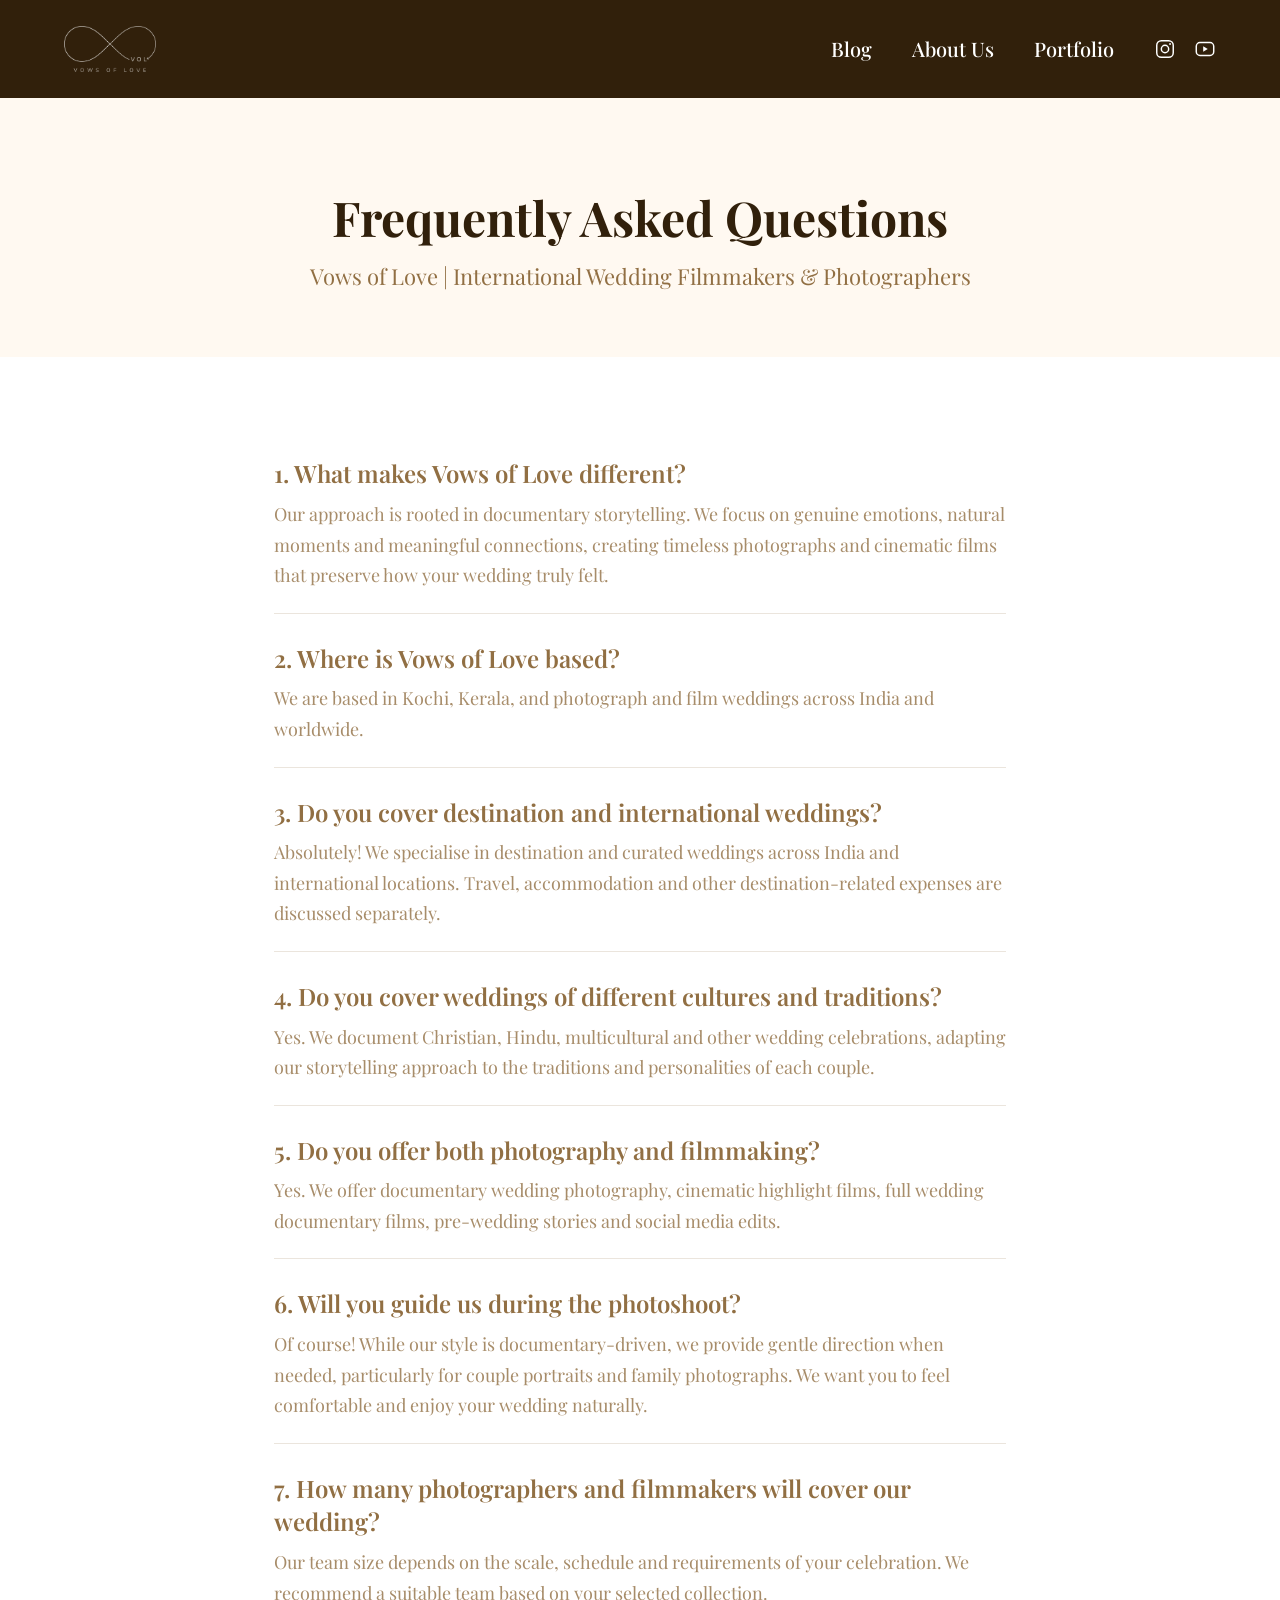
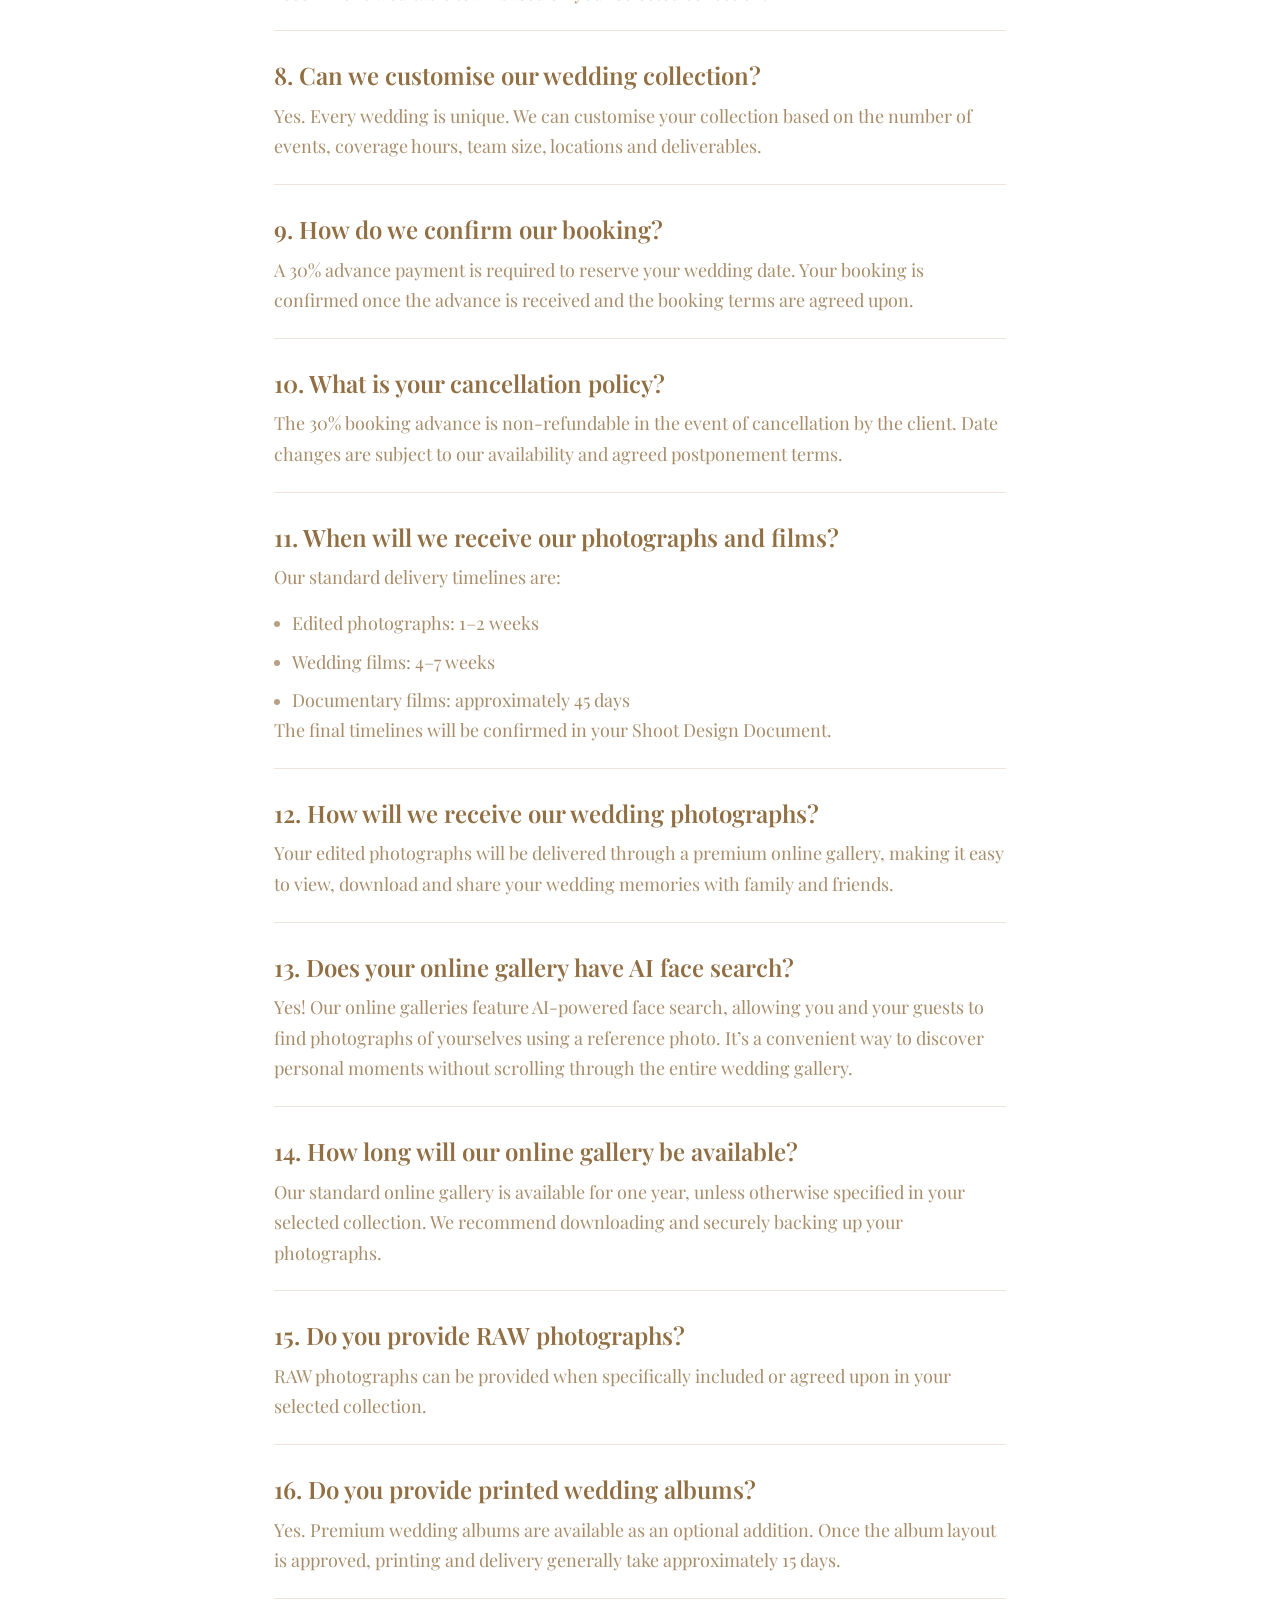
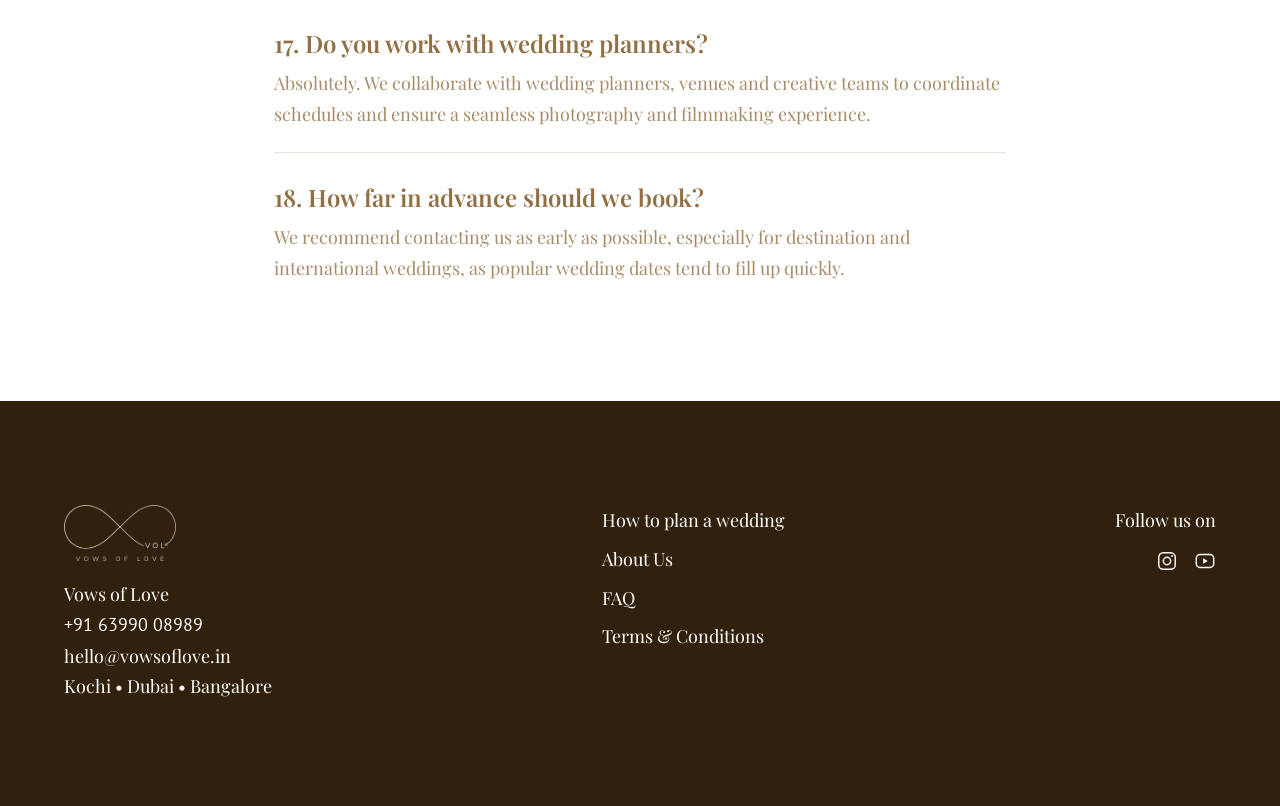
<file: faq.html>
<!DOCTYPE html>
<html lang="en">
<head>
<meta charset="UTF-8" />
<meta name="viewport" content="width=device-width, initial-scale=1" />
<title>FAQ &mdash; Wedding Photography &amp; Film Questions | Vows of Love</title>
<meta name="description" content="Answers to common questions about Vows of Love wedding photography and films: destination weddings, booking, delivery timelines, online galleries, albums and more." />
<meta name="keywords" content="Vows of Love FAQ, wedding photographer FAQ, wedding filmmaker questions, destination wedding photography, wedding booking policy, wedding album, AI face search gallery, Kochi wedding photographer" />
<meta name="author" content="Vows of Love" />
<meta name="robots" content="index, follow" />
<link rel="canonical" href="https://www.vowsoflove.in/faq.html" />
<meta name="theme-color" content="#31200b" />

<meta property="og:type" content="website" />
<meta property="og:site_name" content="Vows of Love" />
<meta property="og:title" content="Frequently Asked Questions — Vows of Love" />
<meta property="og:description" content="Answers to common questions about our wedding photography and films, bookings, delivery and galleries." />
<meta property="og:url" content="https://www.vowsoflove.in/faq.html" />
<meta property="og:image" content="https://www.vowsoflove.in/images/hero_image.avif" />
<meta property="og:locale" content="en_US" />

<meta name="twitter:card" content="summary_large_image" />
<meta name="twitter:title" content="Frequently Asked Questions — Vows of Love" />
<meta name="twitter:description" content="Answers to common questions about our wedding photography and films, bookings, delivery and galleries." />
<meta name="twitter:image" content="https://www.vowsoflove.in/images/hero_image.avif" />

<link rel="icon" href="favicon.svg" type="image/svg+xml" />
<link rel="apple-touch-icon" href="favicon.svg" />

<link rel="preconnect" href="https://fonts.googleapis.com" />
<link rel="preconnect" href="https://fonts.gstatic.com" crossorigin />
<link href="https://fonts.googleapis.com/css2?family=Playfair+Display:ital,wght@0,400;0,500;0,600;0,700;0,900;1,400;1,600&family=PT+Sans:wght@400;700&display=swap" rel="stylesheet" />
<link rel="stylesheet" href="css/styles.css" />
<script>document.documentElement.classList.add("js")</script>
<script type="application/ld+json">
{
  "@context": "https://schema.org",
  "@type": "FAQPage",
  "mainEntity": [
    {
      "@type": "Question",
      "name": "What makes Vows of Love different?",
      "acceptedAnswer": { "@type": "Answer", "text": "Our approach is rooted in documentary storytelling. We focus on genuine emotions, natural moments and meaningful connections, creating timeless photographs and cinematic films that preserve how your wedding truly felt." }
    },
    {
      "@type": "Question",
      "name": "Where is Vows of Love based?",
      "acceptedAnswer": { "@type": "Answer", "text": "We are based in Kochi, Kerala, and photograph and film weddings across India and worldwide." }
    },
    {
      "@type": "Question",
      "name": "Do you cover destination and international weddings?",
      "acceptedAnswer": { "@type": "Answer", "text": "Absolutely! We specialise in destination and curated weddings across India and international locations. Travel, accommodation and other destination-related expenses are discussed separately." }
    },
    {
      "@type": "Question",
      "name": "Do you cover weddings of different cultures and traditions?",
      "acceptedAnswer": { "@type": "Answer", "text": "Yes. We document Christian, Hindu, multicultural and other wedding celebrations, adapting our storytelling approach to the traditions and personalities of each couple." }
    },
    {
      "@type": "Question",
      "name": "Do you offer both photography and filmmaking?",
      "acceptedAnswer": { "@type": "Answer", "text": "Yes. We offer documentary wedding photography, cinematic highlight films, full wedding documentary films, pre-wedding stories and social media edits." }
    },
    {
      "@type": "Question",
      "name": "Will you guide us during the photoshoot?",
      "acceptedAnswer": { "@type": "Answer", "text": "Of course! While our style is documentary-driven, we provide gentle direction when needed, particularly for couple portraits and family photographs. We want you to feel comfortable and enjoy your wedding naturally." }
    },
    {
      "@type": "Question",
      "name": "How many photographers and filmmakers will cover our wedding?",
      "acceptedAnswer": { "@type": "Answer", "text": "Our team size depends on the scale, schedule and requirements of your celebration. We recommend a suitable team based on your selected collection." }
    },
    {
      "@type": "Question",
      "name": "Can we customise our wedding collection?",
      "acceptedAnswer": { "@type": "Answer", "text": "Yes. Every wedding is unique. We can customise your collection based on the number of events, coverage hours, team size, locations and deliverables." }
    },
    {
      "@type": "Question",
      "name": "How do we confirm our booking?",
      "acceptedAnswer": { "@type": "Answer", "text": "A 30% advance payment is required to reserve your wedding date. Your booking is confirmed once the advance is received and the booking terms are agreed upon." }
    },
    {
      "@type": "Question",
      "name": "What is your cancellation policy?",
      "acceptedAnswer": { "@type": "Answer", "text": "The 30% booking advance is non-refundable in the event of cancellation by the client. Date changes are subject to our availability and agreed postponement terms." }
    },
    {
      "@type": "Question",
      "name": "When will we receive our photographs and films?",
      "acceptedAnswer": { "@type": "Answer", "text": "Standard delivery timelines: edited photographs 1–2 weeks; wedding films 4–7 weeks; documentary films approximately 45 days. The final timelines will be confirmed in your Shoot Design Document." }
    },
    {
      "@type": "Question",
      "name": "How will we receive our wedding photographs?",
      "acceptedAnswer": { "@type": "Answer", "text": "Your edited photographs will be delivered through a premium online gallery, making it easy to view, download and share your wedding memories with family and friends." }
    },
    {
      "@type": "Question",
      "name": "Does your online gallery have AI face search?",
      "acceptedAnswer": { "@type": "Answer", "text": "Yes! Our online galleries feature AI-powered face search, allowing you and your guests to find photographs of yourselves using a reference photo. It's a convenient way to discover personal moments without scrolling through the entire wedding gallery." }
    },
    {
      "@type": "Question",
      "name": "How long will our online gallery be available?",
      "acceptedAnswer": { "@type": "Answer", "text": "Our standard online gallery is available for one year, unless otherwise specified in your selected collection. We recommend downloading and securely backing up your photographs." }
    },
    {
      "@type": "Question",
      "name": "Do you provide RAW photographs?",
      "acceptedAnswer": { "@type": "Answer", "text": "RAW photographs can be provided when specifically included or agreed upon in your selected collection." }
    },
    {
      "@type": "Question",
      "name": "Do you provide printed wedding albums?",
      "acceptedAnswer": { "@type": "Answer", "text": "Yes. Premium wedding albums are available as an optional addition. Once the album layout is approved, printing and delivery generally take approximately 15 days." }
    },
    {
      "@type": "Question",
      "name": "Do you work with wedding planners?",
      "acceptedAnswer": { "@type": "Answer", "text": "Absolutely. We collaborate with wedding planners, venues and creative teams to coordinate schedules and ensure a seamless photography and filmmaking experience." }
    },
    {
      "@type": "Question",
      "name": "How far in advance should we book?",
      "acceptedAnswer": { "@type": "Answer", "text": "We recommend contacting us as early as possible, especially for destination and international weddings, as popular wedding dates tend to fill up quickly." }
    }
  ]
}
</script>
</head>
<body>

<header class="site-header site-header--solid">
  <a class="logo" href="./" aria-label="Vows of Love — home">
    <img src="images/logo.avif" alt="Vows of Love" />
  </a>
  <button class="nav-toggle" aria-label="Menu" aria-expanded="false">
    <span></span><span></span><span></span>
  </button>
  <nav class="nav">
    <a href="blog.html">Blog</a>
    <a href="about.html">About Us</a>
    <a href="https://vowsoflove.pic-time.com/portfolio" target="_blank" rel="noopener">Portfolio</a>
    <span class="socials">
      <a href="https://www.instagram.com/vowsoflove/" target="_blank" rel="noopener" aria-label="Instagram">
        <svg viewBox="0 0 24 24"><rect x="3" y="3" width="18" height="18" rx="5"/><circle cx="12" cy="12" r="4"/><circle cx="17.5" cy="6.5" r="1" fill="#fff" stroke="none"/></svg>
        <span class="s-label">Instagram</span>
      </a>
      <a href="https://www.youtube.com/@vowsoflove." target="_blank" rel="noopener" aria-label="YouTube">
        <svg viewBox="0 0 24 24"><rect x="2.5" y="5" width="19" height="14" rx="4"/><path d="M10 9l5 3-5 3z" fill="#fff" stroke="none"/></svg>
        <span class="s-label">Youtube</span>
      </a>
    </span>
  </nav>
</header>

<section class="page-hero">
  <h1>Frequently Asked Questions</h1>
  <p class="sub">Vows of Love | International Wedding Filmmakers &amp; Photographers</p>
</section>

<div class="prose">
  <div class="item">
    <h2>1. What makes Vows of Love different?</h2>
    <p>Our approach is rooted in documentary storytelling. We focus on genuine emotions, natural moments and meaningful connections, creating timeless photographs and cinematic films that preserve how your wedding truly felt.</p>
  </div>
  <div class="item">
    <h2>2. Where is Vows of Love based?</h2>
    <p>We are based in Kochi, Kerala, and photograph and film weddings across India and worldwide.</p>
  </div>
  <div class="item">
    <h2>3. Do you cover destination and international weddings?</h2>
    <p>Absolutely! We specialise in destination and curated weddings across India and international locations. Travel, accommodation and other destination-related expenses are discussed separately.</p>
  </div>
  <div class="item">
    <h2>4. Do you cover weddings of different cultures and traditions?</h2>
    <p>Yes. We document Christian, Hindu, multicultural and other wedding celebrations, adapting our storytelling approach to the traditions and personalities of each couple.</p>
  </div>
  <div class="item">
    <h2>5. Do you offer both photography and filmmaking?</h2>
    <p>Yes. We offer documentary wedding photography, cinematic highlight films, full wedding documentary films, pre-wedding stories and social media edits.</p>
  </div>
  <div class="item">
    <h2>6. Will you guide us during the photoshoot?</h2>
    <p>Of course! While our style is documentary-driven, we provide gentle direction when needed, particularly for couple portraits and family photographs. We want you to feel comfortable and enjoy your wedding naturally.</p>
  </div>
  <div class="item">
    <h2>7. How many photographers and filmmakers will cover our wedding?</h2>
    <p>Our team size depends on the scale, schedule and requirements of your celebration. We recommend a suitable team based on your selected collection.</p>
  </div>
  <div class="item">
    <h2>8. Can we customise our wedding collection?</h2>
    <p>Yes. Every wedding is unique. We can customise your collection based on the number of events, coverage hours, team size, locations and deliverables.</p>
  </div>
  <div class="item">
    <h2>9. How do we confirm our booking?</h2>
    <p>A 30% advance payment is required to reserve your wedding date. Your booking is confirmed once the advance is received and the booking terms are agreed upon.</p>
  </div>
  <div class="item">
    <h2>10. What is your cancellation policy?</h2>
    <p>The 30% booking advance is non-refundable in the event of cancellation by the client. Date changes are subject to our availability and agreed postponement terms.</p>
  </div>
  <div class="item">
    <h2>11. When will we receive our photographs and films?</h2>
    <p>Our standard delivery timelines are:</p>
    <ul>
      <li>Edited photographs: 1&ndash;2 weeks</li>
      <li>Wedding films: 4&ndash;7 weeks</li>
      <li>Documentary films: approximately 45 days</li>
    </ul>
    <p>The final timelines will be confirmed in your Shoot Design Document.</p>
  </div>
  <div class="item">
    <h2>12. How will we receive our wedding photographs?</h2>
    <p>Your edited photographs will be delivered through a premium online gallery, making it easy to view, download and share your wedding memories with family and friends.</p>
  </div>
  <div class="item">
    <h2>13. Does your online gallery have AI face search?</h2>
    <p>Yes! Our online galleries feature AI-powered face search, allowing you and your guests to find photographs of yourselves using a reference photo. It&rsquo;s a convenient way to discover personal moments without scrolling through the entire wedding gallery.</p>
  </div>
  <div class="item">
    <h2>14. How long will our online gallery be available?</h2>
    <p>Our standard online gallery is available for one year, unless otherwise specified in your selected collection. We recommend downloading and securely backing up your photographs.</p>
  </div>
  <div class="item">
    <h2>15. Do you provide RAW photographs?</h2>
    <p>RAW photographs can be provided when specifically included or agreed upon in your selected collection.</p>
  </div>
  <div class="item">
    <h2>16. Do you provide printed wedding albums?</h2>
    <p>Yes. Premium wedding albums are available as an optional addition. Once the album layout is approved, printing and delivery generally take approximately 15 days.</p>
  </div>
  <div class="item">
    <h2>17. Do you work with wedding planners?</h2>
    <p>Absolutely. We collaborate with wedding planners, venues and creative teams to coordinate schedules and ensure a seamless photography and filmmaking experience.</p>
  </div>
  <div class="item">
    <h2>18. How far in advance should we book?</h2>
    <p>We recommend contacting us as early as possible, especially for destination and international weddings, as popular wedding dates tend to fill up quickly.</p>
  </div>
</div>

<footer class="site-footer">
  <div class="site-footer__inner">
    <div class="f-brand">
      <img src="images/logo.avif" alt="Vows of Love" />
      <p>Vows of Love</p>
      <p class="phone"><a href="tel:+916399008989">+91 63990 08989</a></p>
      <p><a href="mailto:hello@vowsoflove.in">hello@vowsoflove.in</a></p>
      <p>Kochi &bull; Dubai &bull; Bangalore</p>
    </div>
    <nav class="f-links">
      <a href="how-to-plan-a-wedding.html">How to plan a wedding</a>
      <a href="about.html">About Us</a>
      <a href="faq.html">FAQ</a>
      <a href="terms-and-conditions.html">Terms &amp; Conditions</a>
    </nav>
    <div class="f-social">
      <p>Follow us on</p>
      <div class="icons">
        <a href="https://www.instagram.com/vowsoflove/" target="_blank" rel="noopener" aria-label="Instagram">
          <svg viewBox="0 0 24 24"><rect x="3" y="3" width="18" height="18" rx="5"/><circle cx="12" cy="12" r="4"/><circle cx="17.5" cy="6.5" r="1" fill="#fff" stroke="none"/></svg>
        </a>
        <a href="https://www.youtube.com/@vowsoflove." target="_blank" rel="noopener" aria-label="YouTube">
          <svg viewBox="0 0 24 24"><rect x="2.5" y="5" width="19" height="14" rx="4"/><path d="M10 9l5 3-5 3z" fill="#fff" stroke="none"/></svg>
        </a>
      </div>
    </div>
  </div>
</footer>

<script src="js/main.js"></script>
</body>
</html>
</file>
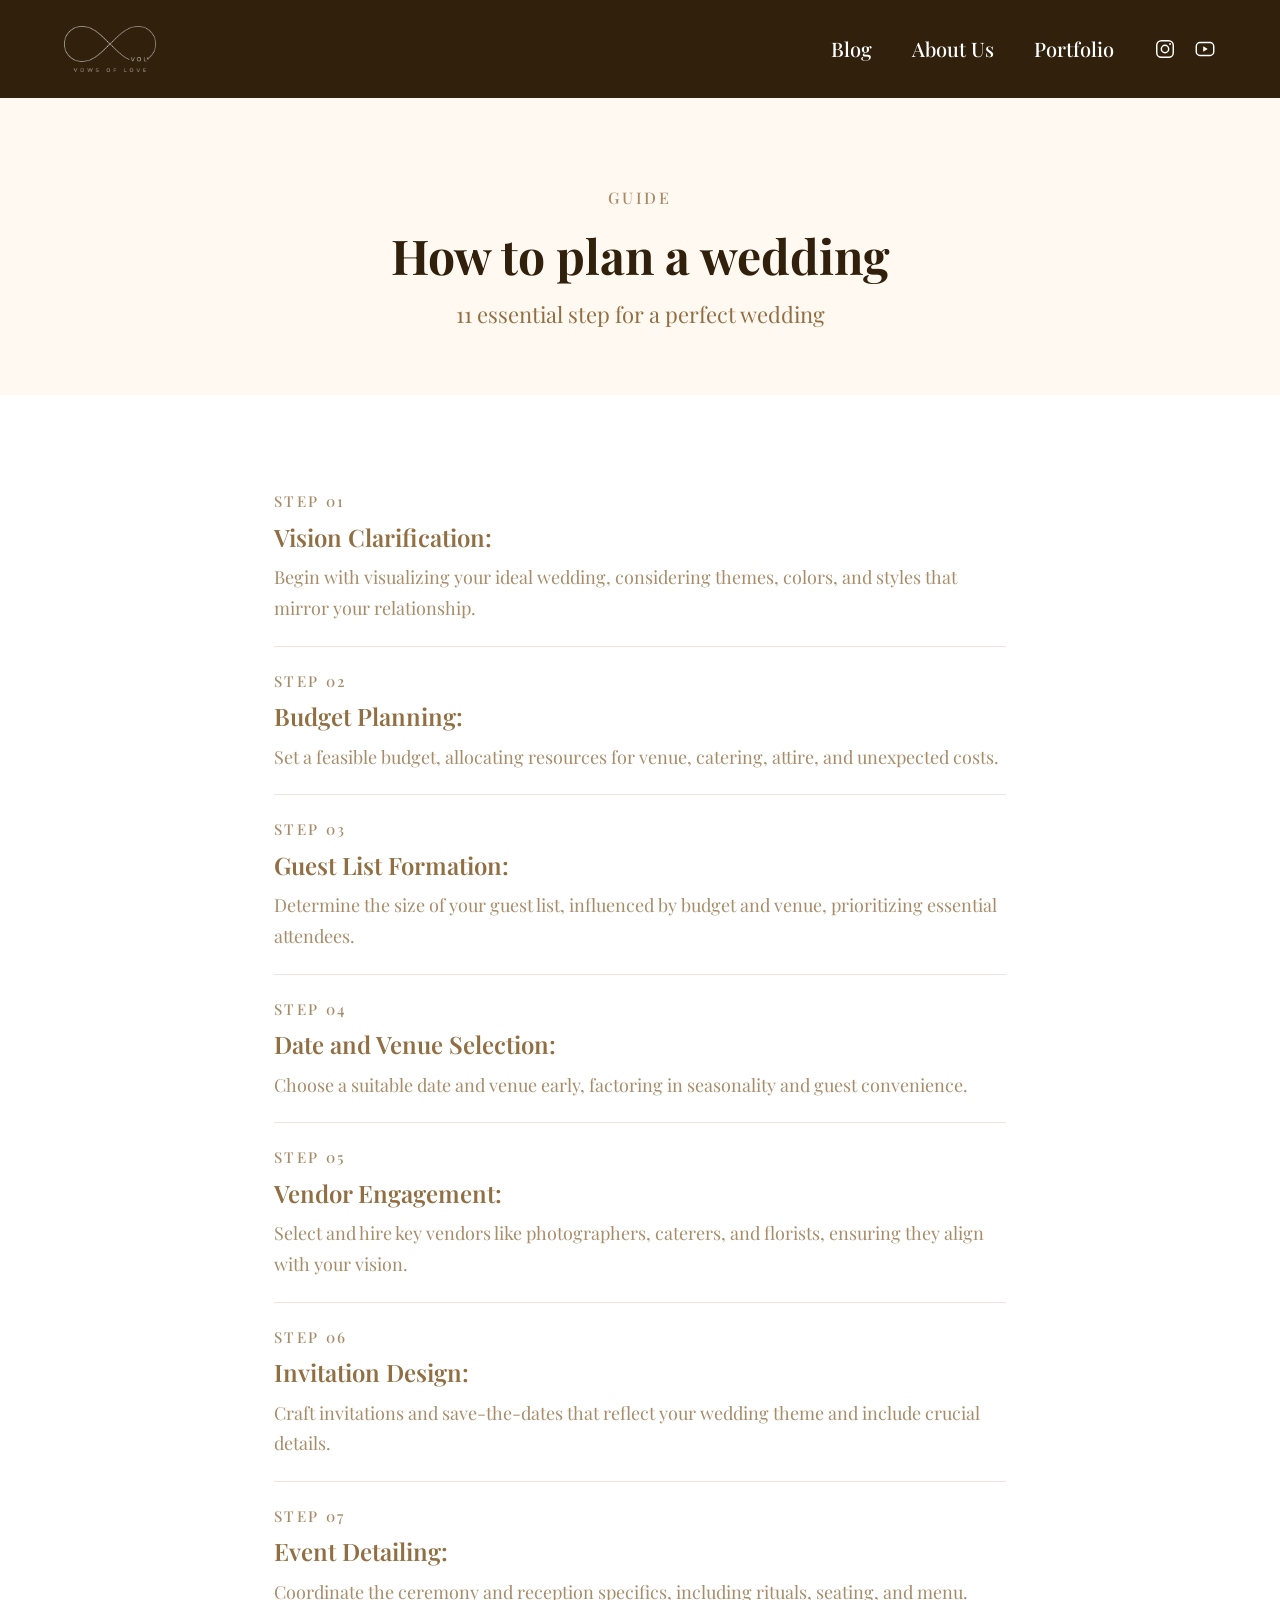
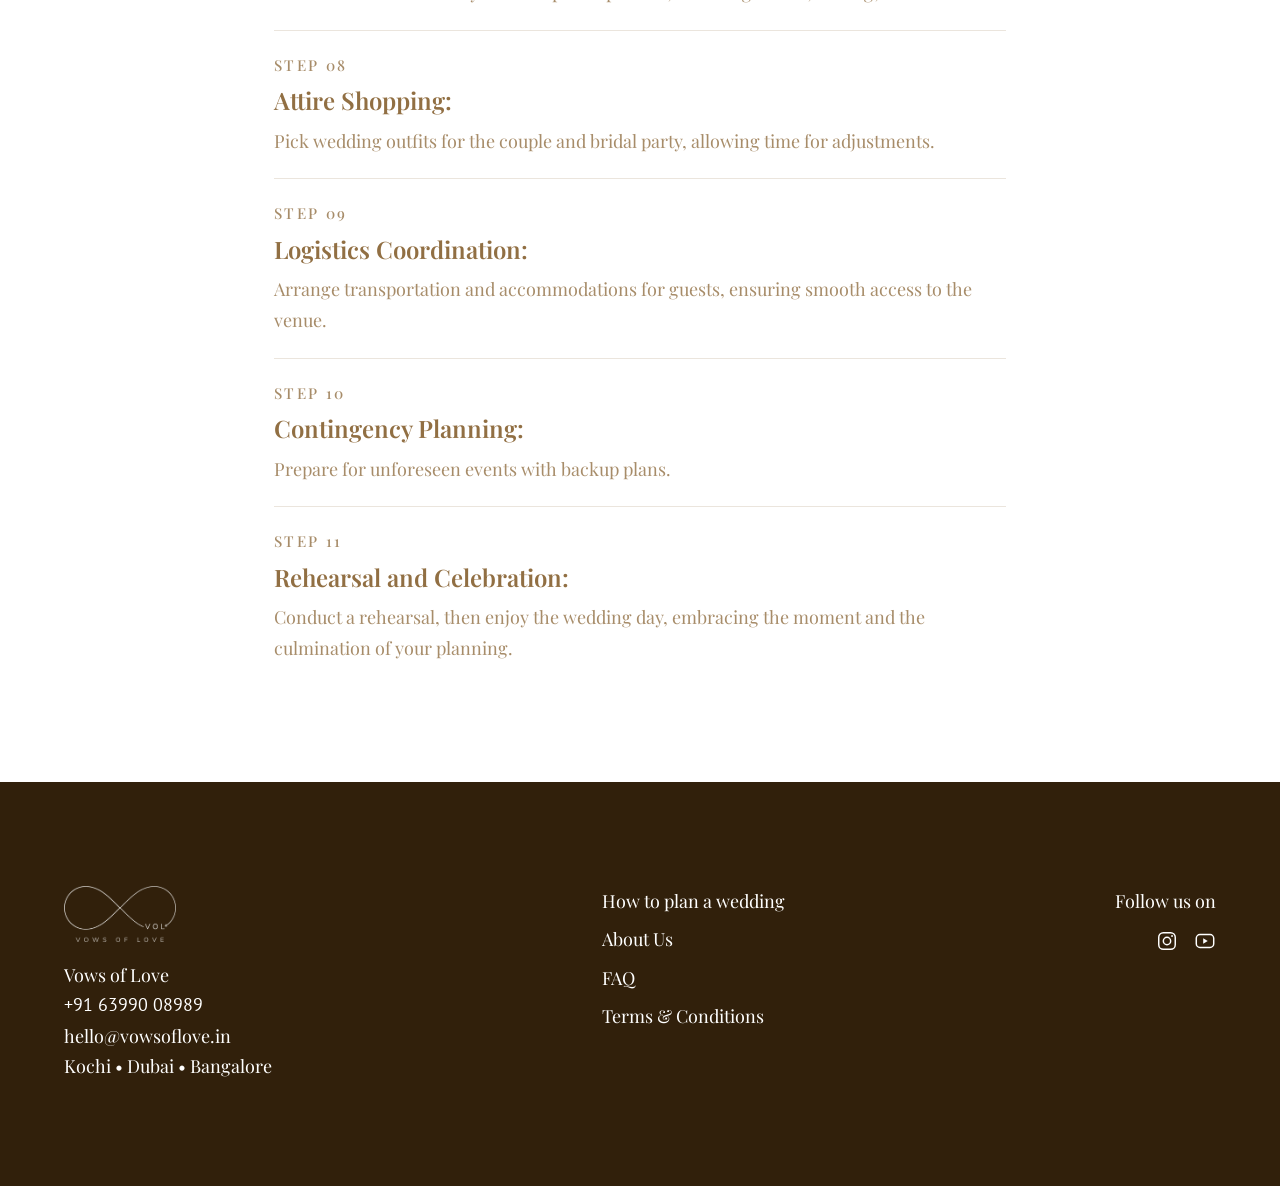
<file: how-to-plan-a-wedding.html>
<!DOCTYPE html>
<html lang="en">
<head>
<meta charset="UTF-8" />
<meta name="viewport" content="width=device-width, initial-scale=1" />
<title>How to Plan a Wedding &mdash; 11 Essential Steps | Vows of Love</title>
<meta name="description" content="A simple 11-step guide to planning a perfect wedding — from vision and budgeting to vendors, invitations, attire and the big day. By Vows of Love." />
<meta name="keywords" content="how to plan a wedding, wedding planning guide, wedding checklist, wedding planning steps, wedding budget, wedding vendors, Vows of Love" />
<meta name="author" content="Vows of Love" />
<meta name="robots" content="index, follow" />
<link rel="canonical" href="https://www.vowsoflove.in/how-to-plan-a-wedding.html" />
<meta name="theme-color" content="#31200b" />

<meta property="og:type" content="article" />
<meta property="og:site_name" content="Vows of Love" />
<meta property="og:title" content="How to Plan a Wedding — 11 Essential Steps" />
<meta property="og:description" content="A simple 11-step guide to planning a perfect wedding, from vision and budgeting to the big day." />
<meta property="og:url" content="https://www.vowsoflove.in/how-to-plan-a-wedding.html" />
<meta property="og:image" content="https://www.vowsoflove.in/images/hero_image.avif" />
<meta property="og:locale" content="en_US" />

<meta name="twitter:card" content="summary_large_image" />
<meta name="twitter:title" content="How to Plan a Wedding — 11 Essential Steps" />
<meta name="twitter:description" content="A simple 11-step guide to planning a perfect wedding, from vision and budgeting to the big day." />
<meta name="twitter:image" content="https://www.vowsoflove.in/images/hero_image.avif" />

<link rel="icon" href="favicon.svg" type="image/svg+xml" />
<link rel="apple-touch-icon" href="favicon.svg" />

<link rel="preconnect" href="https://fonts.googleapis.com" />
<link rel="preconnect" href="https://fonts.gstatic.com" crossorigin />
<link href="https://fonts.googleapis.com/css2?family=Playfair+Display:ital,wght@0,400;0,500;0,600;0,700;0,900;1,400;1,600&family=PT+Sans:wght@400;700&display=swap" rel="stylesheet" />
<link rel="stylesheet" href="css/styles.css" />
<script>document.documentElement.classList.add("js")</script>
</head>
<body>

<header class="site-header site-header--solid">
  <a class="logo" href="./" aria-label="Vows of Love — home">
    <img src="images/logo.avif" alt="Vows of Love" />
  </a>
  <button class="nav-toggle" aria-label="Menu" aria-expanded="false">
    <span></span><span></span><span></span>
  </button>
  <nav class="nav">
    <a href="blog.html">Blog</a>
    <a href="about.html">About Us</a>
    <a href="https://vowsoflove.pic-time.com/portfolio" target="_blank" rel="noopener">Portfolio</a>
    <span class="socials">
      <a href="https://www.instagram.com/vowsoflove/" target="_blank" rel="noopener" aria-label="Instagram">
        <svg viewBox="0 0 24 24"><rect x="3" y="3" width="18" height="18" rx="5"/><circle cx="12" cy="12" r="4"/><circle cx="17.5" cy="6.5" r="1" fill="#fff" stroke="none"/></svg>
        <span class="s-label">Instagram</span>
      </a>
      <a href="https://www.youtube.com/@vowsoflove." target="_blank" rel="noopener" aria-label="YouTube">
        <svg viewBox="0 0 24 24"><rect x="2.5" y="5" width="19" height="14" rx="4"/><path d="M10 9l5 3-5 3z" fill="#fff" stroke="none"/></svg>
        <span class="s-label">Youtube</span>
      </a>
    </span>
  </nav>
</header>

<section class="page-hero">
  <p class="eyebrow">Guide</p>
  <h1>How to plan a wedding</h1>
  <p class="sub">11 essential step for a perfect wedding</p>
</section>

<div class="prose">
  <div class="item">
    <p class="step-no">Step 01</p>
    <h2>Vision Clarification:</h2>
    <p>Begin with visualizing your ideal wedding, considering themes, colors, and styles that mirror your relationship.</p>
  </div>
  <div class="item">
    <p class="step-no">Step 02</p>
    <h2>Budget Planning:</h2>
    <p>Set a feasible budget, allocating resources for venue, catering, attire, and unexpected costs.</p>
  </div>
  <div class="item">
    <p class="step-no">Step 03</p>
    <h2>Guest List Formation:</h2>
    <p>Determine the size of your guest list, influenced by budget and venue, prioritizing essential attendees.</p>
  </div>
  <div class="item">
    <p class="step-no">Step 04</p>
    <h2>Date and Venue Selection:</h2>
    <p>Choose a suitable date and venue early, factoring in seasonality and guest convenience.</p>
  </div>
  <div class="item">
    <p class="step-no">Step 05</p>
    <h2>Vendor Engagement:</h2>
    <p>Select and hire key vendors like photographers, caterers, and florists, ensuring they align with your vision.</p>
  </div>
  <div class="item">
    <p class="step-no">Step 06</p>
    <h2>Invitation Design:</h2>
    <p>Craft invitations and save-the-dates that reflect your wedding theme and include crucial details.</p>
  </div>
  <div class="item">
    <p class="step-no">Step 07</p>
    <h2>Event Detailing:</h2>
    <p>Coordinate the ceremony and reception specifics, including rituals, seating, and menu.</p>
  </div>
  <div class="item">
    <p class="step-no">Step 08</p>
    <h2>Attire Shopping:</h2>
    <p>Pick wedding outfits for the couple and bridal party, allowing time for adjustments.</p>
  </div>
  <div class="item">
    <p class="step-no">Step 09</p>
    <h2>Logistics Coordination:</h2>
    <p>Arrange transportation and accommodations for guests, ensuring smooth access to the venue.</p>
  </div>
  <div class="item">
    <p class="step-no">Step 10</p>
    <h2>Contingency Planning:</h2>
    <p>Prepare for unforeseen events with backup plans.</p>
  </div>
  <div class="item">
    <p class="step-no">Step 11</p>
    <h2>Rehearsal and Celebration:</h2>
    <p>Conduct a rehearsal, then enjoy the wedding day, embracing the moment and the culmination of your planning.</p>
  </div>
</div>

<footer class="site-footer">
  <div class="site-footer__inner">
    <div class="f-brand">
      <img src="images/logo.avif" alt="Vows of Love" />
      <p>Vows of Love</p>
      <p class="phone"><a href="tel:+916399008989">+91 63990 08989</a></p>
      <p><a href="mailto:hello@vowsoflove.in">hello@vowsoflove.in</a></p>
      <p>Kochi &bull; Dubai &bull; Bangalore</p>
    </div>
    <nav class="f-links">
      <a href="how-to-plan-a-wedding.html">How to plan a wedding</a>
      <a href="about.html">About Us</a>
      <a href="faq.html">FAQ</a>
      <a href="terms-and-conditions.html">Terms &amp; Conditions</a>
    </nav>
    <div class="f-social">
      <p>Follow us on</p>
      <div class="icons">
        <a href="https://www.instagram.com/vowsoflove/" target="_blank" rel="noopener" aria-label="Instagram">
          <svg viewBox="0 0 24 24"><rect x="3" y="3" width="18" height="18" rx="5"/><circle cx="12" cy="12" r="4"/><circle cx="17.5" cy="6.5" r="1" fill="#fff" stroke="none"/></svg>
        </a>
        <a href="https://www.youtube.com/@vowsoflove." target="_blank" rel="noopener" aria-label="YouTube">
          <svg viewBox="0 0 24 24"><rect x="2.5" y="5" width="19" height="14" rx="4"/><path d="M10 9l5 3-5 3z" fill="#fff" stroke="none"/></svg>
        </a>
      </div>
    </div>
  </div>
</footer>

<script src="js/main.js"></script>
</body>
</html>
</file>
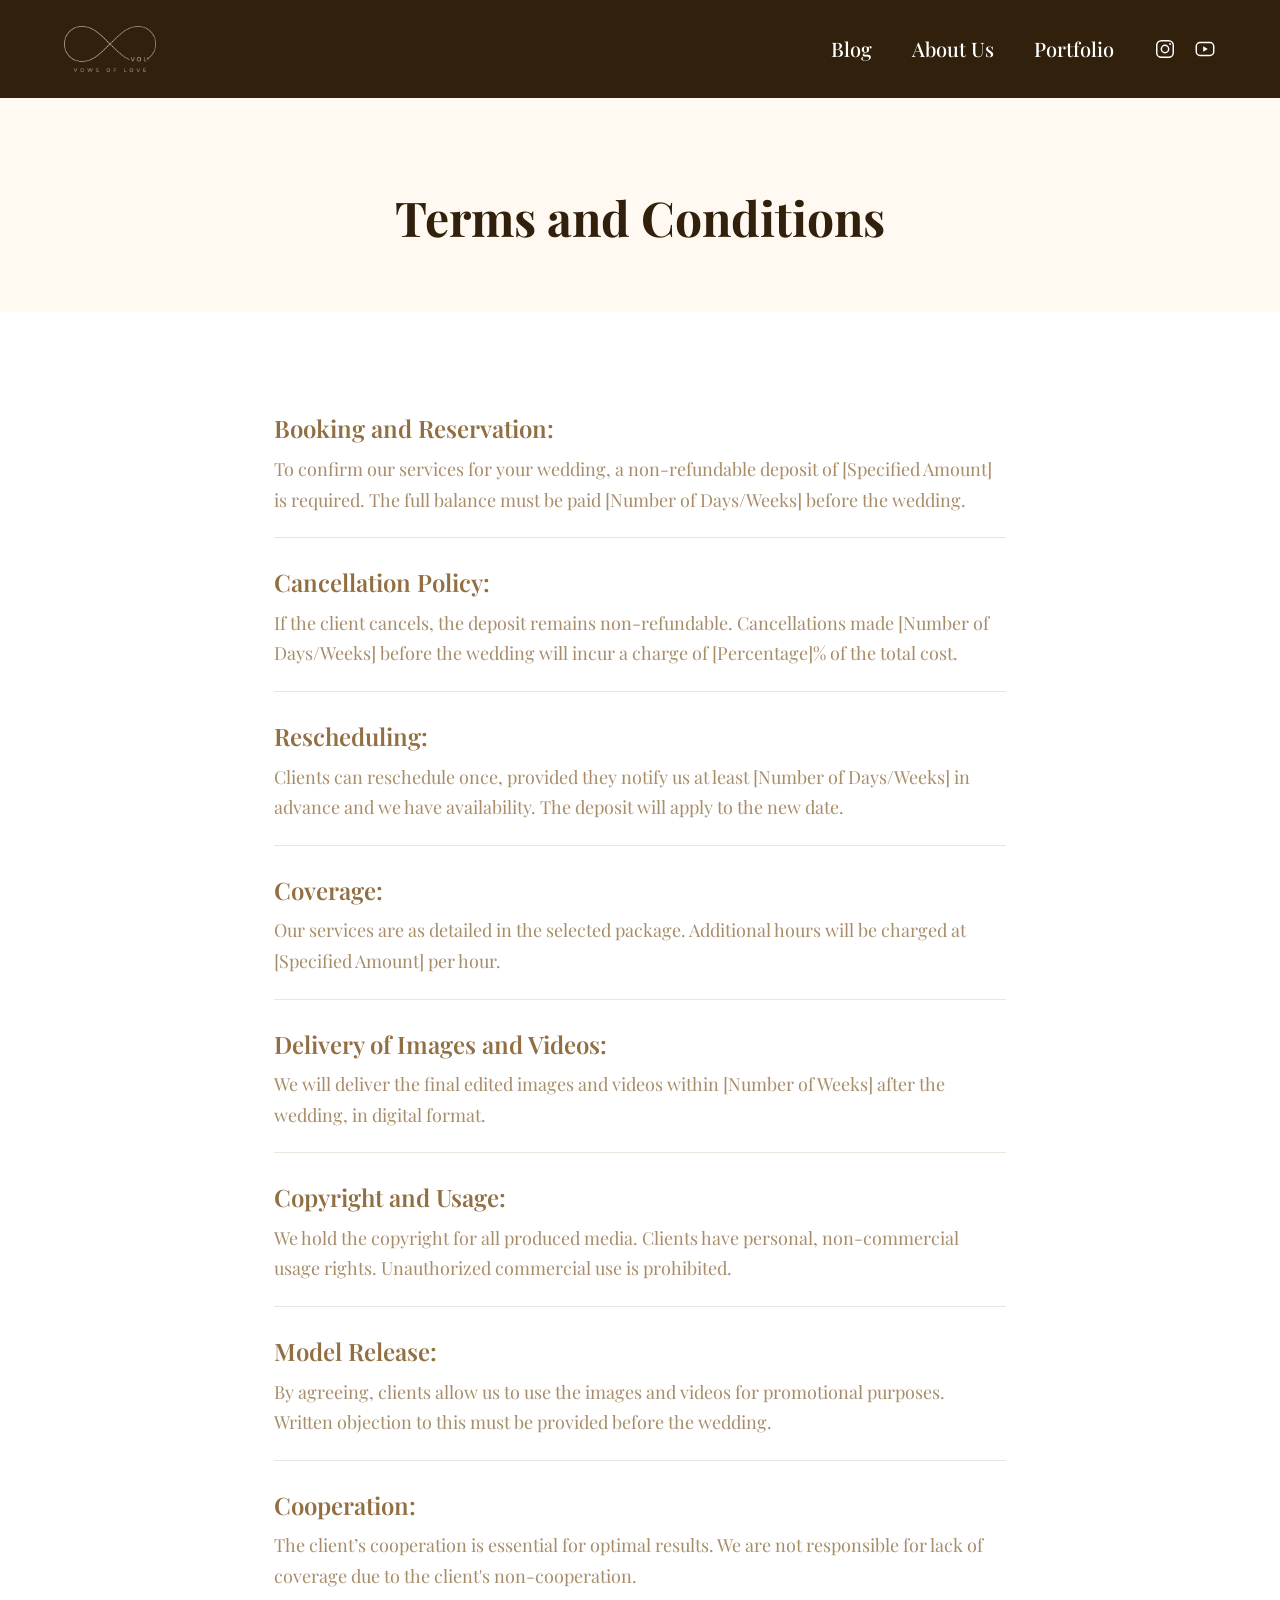
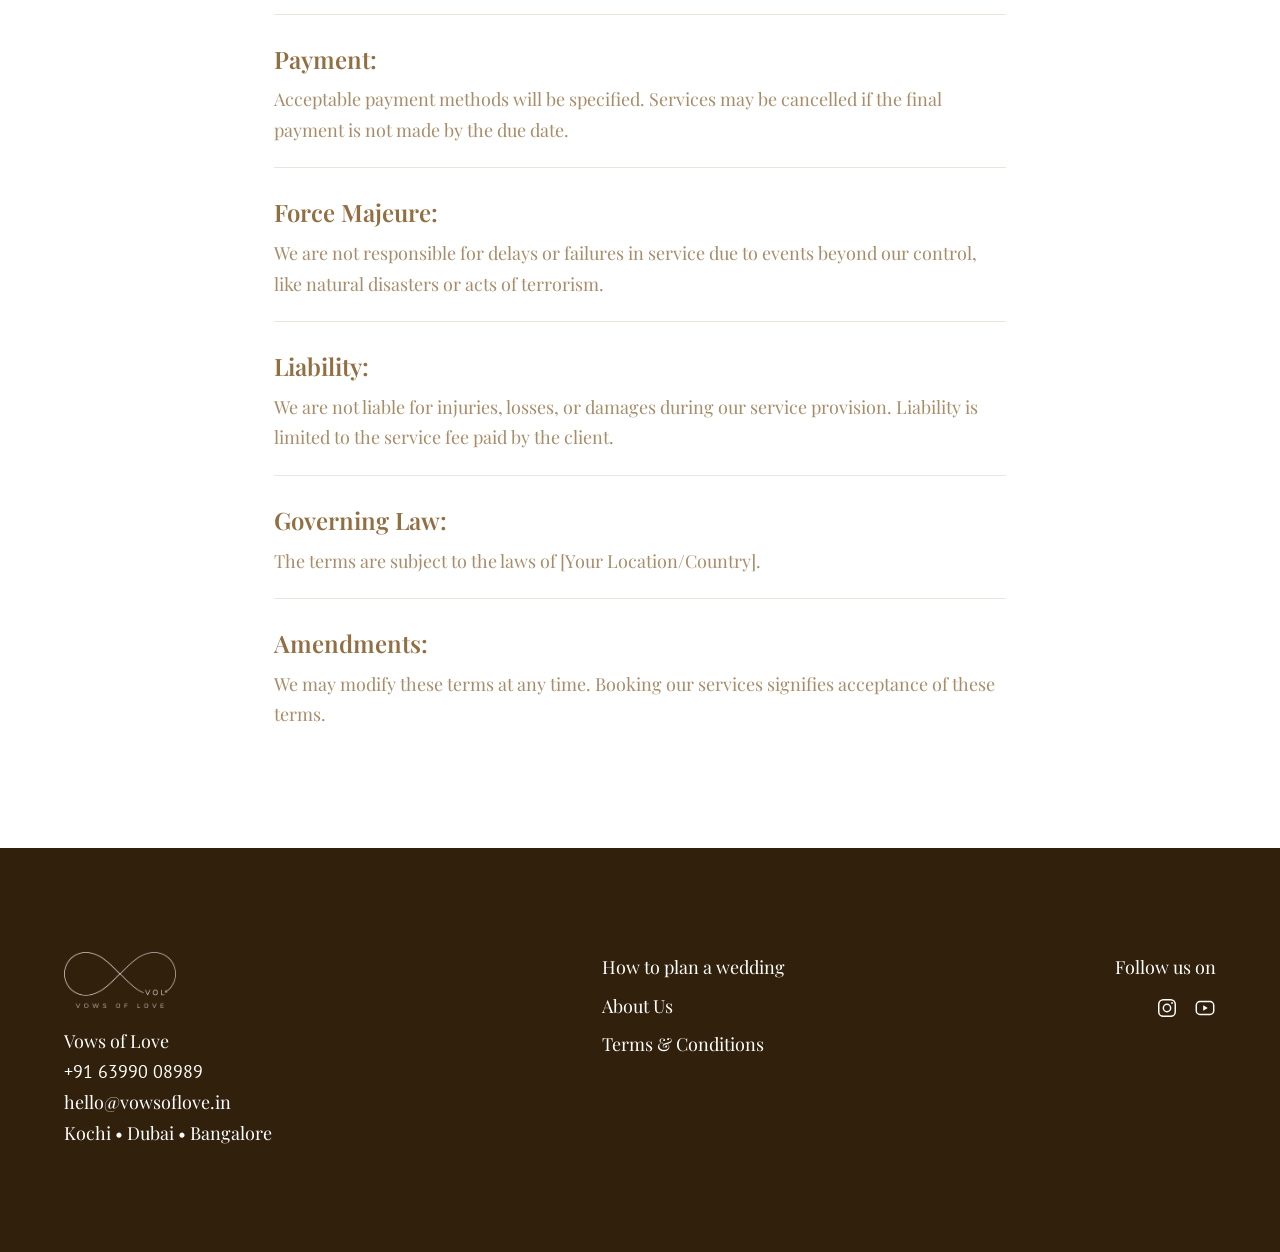
<file: terms-and-conditions.html>
<!DOCTYPE html>
<html lang="en">
<head>
<meta charset="UTF-8" />
<meta name="viewport" content="width=device-width, initial-scale=1" />
<title>Terms &amp; Conditions &mdash; Vows of Love</title>
<meta name="description" content="Booking, cancellation, rescheduling, delivery, copyright and usage terms for Vows of Love wedding photography and film services." />
<meta name="author" content="Vows of Love" />
<meta name="robots" content="index, follow" />
<link rel="canonical" href="https://www.vowsoflove.in/terms-and-conditions.html" />
<meta name="theme-color" content="#31200b" />

<meta property="og:type" content="website" />
<meta property="og:site_name" content="Vows of Love" />
<meta property="og:title" content="Terms & Conditions — Vows of Love" />
<meta property="og:description" content="Booking, cancellation, delivery, copyright and usage terms for Vows of Love." />
<meta property="og:url" content="https://www.vowsoflove.in/terms-and-conditions.html" />
<meta property="og:image" content="https://www.vowsoflove.in/images/hero_image.avif" />
<meta property="og:locale" content="en_US" />

<meta name="twitter:card" content="summary_large_image" />
<meta name="twitter:title" content="Terms & Conditions — Vows of Love" />
<meta name="twitter:description" content="Booking, cancellation, delivery, copyright and usage terms for Vows of Love." />
<meta name="twitter:image" content="https://www.vowsoflove.in/images/hero_image.avif" />

<link rel="icon" href="favicon.svg" type="image/svg+xml" />
<link rel="apple-touch-icon" href="favicon.svg" />

<link rel="preconnect" href="https://fonts.googleapis.com" />
<link rel="preconnect" href="https://fonts.gstatic.com" crossorigin />
<link href="https://fonts.googleapis.com/css2?family=Playfair+Display:ital,wght@0,400;0,500;0,600;0,700;0,900;1,400;1,600&family=PT+Sans:wght@400;700&display=swap" rel="stylesheet" />
<link rel="stylesheet" href="css/styles.css" />
<script>document.documentElement.classList.add("js")</script>
</head>
<body>

<header class="site-header site-header--solid">
  <a class="logo" href="./" aria-label="Vows of Love — home">
    <img src="images/logo.avif" alt="Vows of Love" />
  </a>
  <button class="nav-toggle" aria-label="Menu" aria-expanded="false">
    <span></span><span></span><span></span>
  </button>
  <nav class="nav">
    <a href="https://vowsoflove.pic-time.com/-anvithaamit/slidesblog/66155a6d12dd9012b037dd40?slideshowview=AAAAAN8AAACKPHDAaa4fJypTde-3_Q6gs95QeLQ_LTRPtUSsc5kYBvK4cDOcnmOZUrhyar-ElF2BUxKzBl6lVpk8tLTEt8O_mPviJJw5xzw56e62Av_DvQ,," target="_blank" rel="noopener">Blog</a>
    <a href="about.html">About Us</a>
    <a href="https://vowsoflove.pic-time.com/portfolio" target="_blank" rel="noopener">Portfolio</a>
    <span class="socials">
      <a href="https://www.instagram.com/vowsoflove/" target="_blank" rel="noopener" aria-label="Instagram">
        <svg viewBox="0 0 24 24"><rect x="3" y="3" width="18" height="18" rx="5"/><circle cx="12" cy="12" r="4"/><circle cx="17.5" cy="6.5" r="1" fill="#fff" stroke="none"/></svg>
        <span class="s-label">Instagram</span>
      </a>
      <a href="https://www.youtube.com/@vowsoflove." target="_blank" rel="noopener" aria-label="YouTube">
        <svg viewBox="0 0 24 24"><rect x="2.5" y="5" width="19" height="14" rx="4"/><path d="M10 9l5 3-5 3z" fill="#fff" stroke="none"/></svg>
        <span class="s-label">Youtube</span>
      </a>
    </span>
  </nav>
</header>

<section class="page-hero">
  <h1>Terms and Conditions</h1>
</section>

<div class="prose">
  <div class="item">
    <h2>Booking and Reservation:</h2>
    <p>To confirm our services for your wedding, a non-refundable deposit of [Specified Amount] is required. The full balance must be paid [Number of Days/Weeks] before the wedding.</p>
  </div>
  <div class="item">
    <h2>Cancellation Policy:</h2>
    <p>If the client cancels, the deposit remains non-refundable. Cancellations made [Number of Days/Weeks] before the wedding will incur a charge of [Percentage]% of the total cost.</p>
  </div>
  <div class="item">
    <h2>Rescheduling:</h2>
    <p>Clients can reschedule once, provided they notify us at least [Number of Days/Weeks] in advance and we have availability. The deposit will apply to the new date.</p>
  </div>
  <div class="item">
    <h2>Coverage:</h2>
    <p>Our services are as detailed in the selected package. Additional hours will be charged at [Specified Amount] per hour.</p>
  </div>
  <div class="item">
    <h2>Delivery of Images and Videos:</h2>
    <p>We will deliver the final edited images and videos within [Number of Weeks] after the wedding, in digital format.</p>
  </div>
  <div class="item">
    <h2>Copyright and Usage:</h2>
    <p>We hold the copyright for all produced media. Clients have personal, non-commercial usage rights. Unauthorized commercial use is prohibited.</p>
  </div>
  <div class="item">
    <h2>Model Release:</h2>
    <p>By agreeing, clients allow us to use the images and videos for promotional purposes. Written objection to this must be provided before the wedding.</p>
  </div>
  <div class="item">
    <h2>Cooperation:</h2>
    <p>The client&rsquo;s cooperation is essential for optimal results. We are not responsible for lack of coverage due to the client's non-cooperation.</p>
  </div>
  <div class="item">
    <h2>Payment:</h2>
    <p>Acceptable payment methods will be specified. Services may be cancelled if the final payment is not made by the due date.</p>
  </div>
  <div class="item">
    <h2>Force Majeure:</h2>
    <p>We are not responsible for delays or failures in service due to events beyond our control, like natural disasters or acts of terrorism.</p>
  </div>
  <div class="item">
    <h2>Liability:</h2>
    <p>We are not liable for injuries, losses, or damages during our service provision. Liability is limited to the service fee paid by the client.</p>
  </div>
  <div class="item">
    <h2>Governing Law:</h2>
    <p>The terms are subject to the laws of [Your Location/Country].</p>
  </div>
  <div class="item">
    <h2>Amendments:</h2>
    <p>We may modify these terms at any time. Booking our services signifies acceptance of these terms.</p>
  </div>
</div>

<footer class="site-footer">
  <div class="site-footer__inner">
    <div class="f-brand">
      <img src="images/logo.avif" alt="Vows of Love" />
      <p>Vows of Love</p>
      <p class="phone"><a href="tel:+916399008989">+91 63990 08989</a></p>
      <p><a href="mailto:hello@vowsoflove.in">hello@vowsoflove.in</a></p>
      <p>Kochi &bull; Dubai &bull; Bangalore</p>
    </div>
    <nav class="f-links">
      <a href="how-to-plan-a-wedding.html">How to plan a wedding</a>
      <a href="about.html">About Us</a>
      <a href="terms-and-conditions.html">Terms &amp; Conditions</a>
    </nav>
    <div class="f-social">
      <p>Follow us on</p>
      <div class="icons">
        <a href="https://www.instagram.com/vowsoflove/" target="_blank" rel="noopener" aria-label="Instagram">
          <svg viewBox="0 0 24 24"><rect x="3" y="3" width="18" height="18" rx="5"/><circle cx="12" cy="12" r="4"/><circle cx="17.5" cy="6.5" r="1" fill="#fff" stroke="none"/></svg>
        </a>
        <a href="https://www.youtube.com/@vowsoflove." target="_blank" rel="noopener" aria-label="YouTube">
          <svg viewBox="0 0 24 24"><rect x="2.5" y="5" width="19" height="14" rx="4"/><path d="M10 9l5 3-5 3z" fill="#fff" stroke="none"/></svg>
        </a>
      </div>
    </div>
  </div>
</footer>

<script src="js/main.js"></script>
</body>
</html>
</file>
<file: css/styles.css>
/* =========================================================
   Vows of Love — rebuilt without Framer
   ========================================================= */

/* ---------- Reset ---------- */
*,*::before,*::after{box-sizing:border-box;margin:0;padding:0}
html{-webkit-text-size-adjust:100%;scroll-behavior:smooth;overflow-x:hidden}
body{
  font-family:"Playfair Display",Georgia,"Times New Roman",serif;
  color:var(--brown);
  background:#fff;
  line-height:1.5;
  -webkit-font-smoothing:antialiased;
}
img{display:block;max-width:100%;height:auto}
a{color:inherit;text-decoration:none}
button{font:inherit;cursor:pointer}
ul{list-style:none}

/* ---------- Tokens ---------- */
:root{
  --brown:#916f43;
  --brown-80:rgba(145,111,67,.8);
  --cream:#fff9f1;
  --dark:#31200b;
  --white:#fff;
  --maxw:1280px;
  --pad-x:64px;
  --sec-y:104px;
  --serif:"Playfair Display",Georgia,"Times New Roman",serif;
  --sans:"PT Sans","Trebuchet MS",system-ui,sans-serif;
}

/* ---------- Layout helpers ---------- */
.section{padding:var(--sec-y) var(--pad-x)}
.container{max-width:1152px;margin-inline:auto}
.bg-cream{background:var(--cream)}
.bg-white{background:#fff}
.center{text-align:center}

/* ---------- Reveal animation ---------- */
.js .reveal{opacity:0;transform:translateY(24px);transition:opacity .8s ease,transform .8s ease}
.js .reveal.is-visible{opacity:1;transform:none}
@media (prefers-reduced-motion:reduce){
  .reveal{opacity:1;transform:none;transition:none}
  .pm-track{animation:none !important}
  html{scroll-behavior:auto}
}

/* =========================================================
   Header / Nav
   ========================================================= */
.site-header{
  position:absolute;top:0;left:0;right:0;z-index:40;
  display:flex;align-items:center;justify-content:space-between;
  padding:26px var(--pad-x);
}
.site-header--solid{position:static;background:var(--dark)}
.site-header .logo{position:relative;z-index:41}
.site-header .logo img{height:46px;width:auto}
.site-header--solid .logo img{filter:brightness(0) invert(1);opacity:.92}
.nav{display:flex;align-items:center;gap:40px}
.nav a,.nav span{
  font-family:var(--serif);font-weight:500;font-size:20px;color:#fff;
  transition:opacity .2s ease;
}
.nav a:hover{opacity:.7}
.nav .socials{display:flex;align-items:center;gap:18px}
.nav .socials a{display:inline-flex;align-items:center;gap:14px}
.nav .socials svg{width:22px;height:22px;fill:none;stroke:#fff;stroke-width:1.6}
.s-label{display:none}
.nav-toggle{display:none;background:none;border:0;width:32px;height:32px;position:relative;z-index:41}
.nav-toggle span{
  display:block;height:2px;width:100%;background:#fff;margin:6px 0;border-radius:2px;
  transform-origin:center;transition:transform .3s ease,opacity .2s ease;
}
.nav-toggle[aria-expanded="true"] span:nth-child(1){transform:translateY(8px) rotate(45deg)}
.nav-toggle[aria-expanded="true"] span:nth-child(2){opacity:0}
.nav-toggle[aria-expanded="true"] span:nth-child(3){transform:translateY(-8px) rotate(-45deg)}

/* =========================================================
   Hero
   ========================================================= */
.hero{
  position:relative;
  min-height:100svh;
  min-height:100vh;
  display:flex;flex-direction:column;justify-content:flex-end;
  align-items:center;
  padding:0 24px clamp(40px,7vh,72px);
  color:#fff;
  overflow:hidden;
}
.hero__bg{
  position:absolute;inset:0;
  background:url("../images/hero_image.avif") center/cover no-repeat;
}
.hero__bg::after{
  content:"";position:absolute;inset:0;
  background:
    radial-gradient(60% 45% at 50% 78%,rgba(0,0,0,.55),transparent 70%),
    linear-gradient(to bottom,rgba(0,0,0,.28) 0%,rgba(0,0,0,.12) 32%,rgba(0,0,0,.55) 100%);
}
.hero__inner{position:relative;z-index:2;display:flex;flex-direction:column;align-items:center;gap:20px;max-width:900px}
.hero h1{
  font-family:var(--serif);font-weight:400;font-size:48px;line-height:1.4;
  text-align:center;letter-spacing:.01em;
}
.hero__tagline{font-family:var(--serif);font-weight:400;font-size:24px;line-height:1.2;text-align:center}
.btn-pill{
  display:inline-flex;align-items:center;justify-content:center;
  background:#fff;color:#000;
  font-family:var(--serif);font-weight:700;font-size:32px;line-height:1.2;
  padding:20px 48px;border-radius:120px;
  transition:transform .2s ease,box-shadow .2s ease;
}
.btn-pill:hover{transform:translateY(-2px);box-shadow:0 12px 30px rgba(0,0,0,.25)}

/* =========================================================
   Intro
   ========================================================= */
.intro{background:var(--cream);padding:var(--sec-y) 54px var(--sec-y) 64px}
.intro p{
  max-width:1162px;margin-inline:auto;text-align:center;
  font-family:var(--serif);font-weight:400;font-size:22px;line-height:1.6;color:var(--brown);
}

/* =========================================================
   Photo grid (desktop only)
   ========================================================= */
.photo-grid{
  display:grid;grid-template-columns:repeat(4,1fr);gap:10px;background:#fff;
  padding:10px;
}
.photo-grid img{width:100%;height:100%;aspect-ratio:4/3;object-fit:cover;display:block}

/* Mobile photo marquee (two rows, opposite directions) */
.photo-marquee{display:none}
@keyframes pm-ltr{from{transform:translateX(-50%)}to{transform:translateX(0)}}
@keyframes pm-rtl{from{transform:translateX(0)}to{transform:translateX(-50%)}}

/* =========================================================
   Section heading
   ========================================================= */
.sec-title{
  font-family:var(--serif);font-weight:500;font-size:36px;line-height:1.2;
  color:var(--brown);text-align:center;
}
.eyebrow{
  font-family:var(--serif);font-weight:500;font-size:16px;letter-spacing:.18em;
  text-transform:uppercase;color:var(--brown-80);text-align:center;
}

/* =========================================================
   Our Approach
   ========================================================= */
.approach{display:flex;flex-direction:column;align-items:center;gap:30px;background:#fff}
.approach__lead{
  max-width:1152px;text-align:center;
  font-family:var(--serif);font-weight:400;font-size:22px;line-height:1.6;color:var(--brown);
}
.approach__cols{
  display:grid;grid-template-columns:repeat(3,1fr);gap:32px;max-width:1152px;width:100%;
  margin-top:12px;
}
.approach__cols p{
  background:#fffbf4;
  border:1px solid #ece0d0;
  border-radius:18px;
  padding:40px 34px;
  text-align:center;
  font-family:var(--serif);font-weight:400;font-size:18px;line-height:1.5;color:var(--brown-80);
}

/* =========================================================
   Full-bleed parallax banner
   ========================================================= */
.banner{
  height:502px;
  background:url("../images/mid_sec.avif") center/cover no-repeat fixed;
}

/* =========================================================
   Featured on
   ========================================================= */
.featured{display:flex;flex-direction:column;align-items:center;gap:44px;background:#fff}
.featured__head{display:flex;flex-direction:column;align-items:center;gap:14px}
.featured__head .rule{width:96px;height:1px;background:rgba(145,111,67,.45)}
.logo-row{
  display:flex;flex-wrap:wrap;align-items:center;justify-content:center;gap:44px;
  max-width:1200px;
}
.logo-row img{
  height:46px;width:auto;max-width:300px;object-fit:contain;
  filter:grayscale(1);opacity:.5;
}
.logo-row .dot{width:7px;height:7px;border-radius:50%;background:var(--brown);opacity:.65;flex:none}

/* =========================================================
   Our Lens (feature cards)
   ========================================================= */
.lens{background:var(--cream);padding:var(--sec-y) 120px;display:flex;flex-direction:column;align-items:center;gap:36px}
.lens__cards{display:grid;grid-template-columns:repeat(3,1fr);gap:56px;max-width:1152px;width:100%}
.lens__card{display:flex;flex-direction:column;align-items:flex-start;gap:16px}
.lens__card img{width:64px;height:64px;object-fit:contain}
.lens__card h3{
  font-family:var(--serif);font-weight:500;font-size:24px;line-height:1.4;color:var(--brown);
}
.lens__card p{
  font-family:var(--serif);font-weight:400;font-size:18px;line-height:1.5;color:var(--brown-80);
}

/* =========================================================
   Contact (Studio Ninja embed)
   ========================================================= */
.contact{
  background:#fff;
  padding:clamp(40px,6vw,80px) 24px;
  display:flex;justify-content:center;
}
.contact iframe{
  width:100%;max-width:600px;border:0;overflow:hidden;
}

/* =========================================================
   Footer
   ========================================================= */
.site-footer{background:var(--dark);color:#fff;padding:var(--sec-y) var(--pad-x)}
.site-footer__inner{
  max-width:1200px;margin-inline:auto;
  display:flex;flex-wrap:wrap;justify-content:space-between;gap:80px;
}
.site-footer .f-brand img{height:56px;width:auto;margin-bottom:18px}
.site-footer .f-brand p,
.site-footer .f-links a,
.site-footer .f-social p{
  font-family:var(--serif);font-weight:400;font-size:18px;line-height:1.7;color:#fff;
}
.site-footer .f-brand p.phone{font-family:var(--sans)}
.site-footer .f-links{display:flex;flex-direction:column;gap:8px}
.site-footer .f-links a:hover{opacity:.7}
.site-footer .f-social{display:flex;flex-direction:column;align-items:flex-end;gap:14px;text-align:right}
.site-footer .f-social .icons{display:flex;gap:16px}
.site-footer .f-social svg{width:22px;height:22px;fill:none;stroke:#fff;stroke-width:1.6}

/* =========================================================
   Interior pages (Guide / Terms)
   ========================================================= */
.page-hero{background:var(--cream);padding:88px var(--pad-x) 64px;text-align:center}
.page-hero .eyebrow{margin-bottom:14px}
.page-hero h1{
  font-family:var(--serif);font-weight:700;font-size:48px;line-height:1.3;color:var(--dark);
}
.page-hero .sub{
  margin-top:12px;font-family:var(--serif);font-weight:400;font-size:22px;color:var(--brown);
}
.prose{max-width:860px;margin:0 auto;padding:72px var(--pad-x) 96px}
.prose .step-no{
  font-family:var(--serif);font-weight:500;font-size:15px;letter-spacing:.16em;
  text-transform:uppercase;color:var(--brown-80);
}
.prose h2{
  font-family:var(--serif);font-weight:600;font-size:24px;line-height:1.4;color:var(--brown);
  margin:6px 0 8px;
}
.prose p{
  font-family:var(--serif);font-weight:400;font-size:18px;line-height:1.7;color:var(--brown-80);
}
.prose .item{padding:22px 0;border-bottom:1px solid rgba(145,111,67,.18)}
.prose .item:last-child{border-bottom:0}
.prose p + p{margin-top:22px}
.prose h3{
  font-family:var(--serif);font-weight:600;font-size:20px;line-height:1.4;color:var(--brown);
  margin:20px 0 8px;
}
.prose ul{list-style:none;padding:0;margin:16px 0 0;display:grid;gap:10px}
.prose ul li{
  font-family:var(--serif);font-weight:400;font-size:18px;line-height:1.6;color:var(--brown-80);
  padding-left:18px;position:relative;
}
.prose ul li::before{content:"";position:absolute;left:0;top:.7em;width:6px;height:6px;border-radius:50%;background:var(--brown);opacity:.65}
.prose ul.tags{grid-template-columns:repeat(2,max-content);column-gap:40px}
.prose ul.tags li{padding-left:0}
.prose ul.tags li::before{display:none}
.prose .lead{font-style:italic;color:var(--brown)}
.prose .tagline{margin-top:18px;font-family:var(--serif);font-weight:500;font-size:18px;letter-spacing:.12em;text-transform:uppercase;color:var(--brown)}
.prose .values{display:grid;grid-template-columns:repeat(3,1fr);gap:20px;margin-top:20px}
.prose .values > div{
  background:#fffbf4;border:1px solid #ece0d0;border-radius:18px;padding:28px 24px;
}
.prose .values h3{margin-top:0}
@media (max-width:700px){
  .prose .values{grid-template-columns:1fr}
  .prose ul.tags{grid-template-columns:1fr}
}

/* =========================================================
   Responsive
   ========================================================= */
@media (max-width:1100px){
  :root{--pad-x:40px;--sec-y:80px}
  .lens{padding:var(--sec-y) 40px}
}
@media (max-width:900px){
  .photo-grid{display:none}
  .photo-marquee{display:block;background:#fff;padding:8px 0;overflow:hidden}
  .pm-row{overflow:hidden}
  .pm-row + .pm-row{margin-top:8px}
  .pm-track{display:flex;width:max-content;will-change:transform}
  .pm-track img{width:78vw;max-width:340px;aspect-ratio:16/10;object-fit:cover;display:block;margin-right:8px;flex:none}
  .pm-track--ltr{animation:pm-ltr 38s linear infinite}
  .pm-track--rtl{animation:pm-rtl 44s linear infinite}
  .approach__cols{grid-template-columns:1fr;gap:28px;text-align:center}
  .lens__cards{grid-template-columns:1fr;gap:40px}
  .lens__card{align-items:center;text-align:center}
  .hero h1{font-size:38px}
  .btn-pill{font-size:26px;padding:16px 40px}
  .banner{background-attachment:scroll;height:360px}
  .logo-row{gap:32px 44px;max-width:560px}
  .logo-row .dot{display:none}
  .logo-row img{height:40px;opacity:.55}
  .logo-row .l-wide{max-width:260px}
}
@media (max-width:768px){
  .nav{
    position:fixed;inset:0;z-index:30;
    display:grid;grid-auto-flow:row;
    justify-content:center;align-content:center;justify-items:start;
    gap:clamp(30px,5vh,46px);
    background:#0c0c0a;
    padding:0 24px;
    transform:translateX(100%);
    transition:transform .38s cubic-bezier(.4,0,.2,1);
  }
  .nav.is-open{transform:translateX(0)}
  .nav a,.nav span{font-size:28px;font-weight:400;line-height:1}
  .nav .socials{
    display:grid;grid-auto-flow:row;justify-items:start;
    gap:clamp(30px,5vh,46px);
  }
  .nav .socials a{gap:14px;font-size:28px}
  .nav .socials svg{width:26px;height:26px}
  .s-label{display:inline}
  .nav-toggle{display:block}
  body.nav-open{overflow:hidden}
  body.nav-open .site-header{position:fixed;top:0;left:0;right:0;background:transparent}
}
@media (max-width:600px){
  :root{--pad-x:24px;--sec-y:64px}
  .intro{padding:var(--sec-y) 24px}
  .hero{padding-bottom:14vh}
  .hero h1{font-size:30px}
  .hero__tagline{font-size:19px}
  .btn-pill{font-size:22px;padding:14px 34px}
  .sec-title,.page-hero h1{font-size:28px}
  .intro p,.approach__lead{font-size:19px}
  .site-footer__inner{flex-direction:column;gap:40px}
  .site-footer .f-social{align-items:flex-start;text-align:left}
}
</file>
